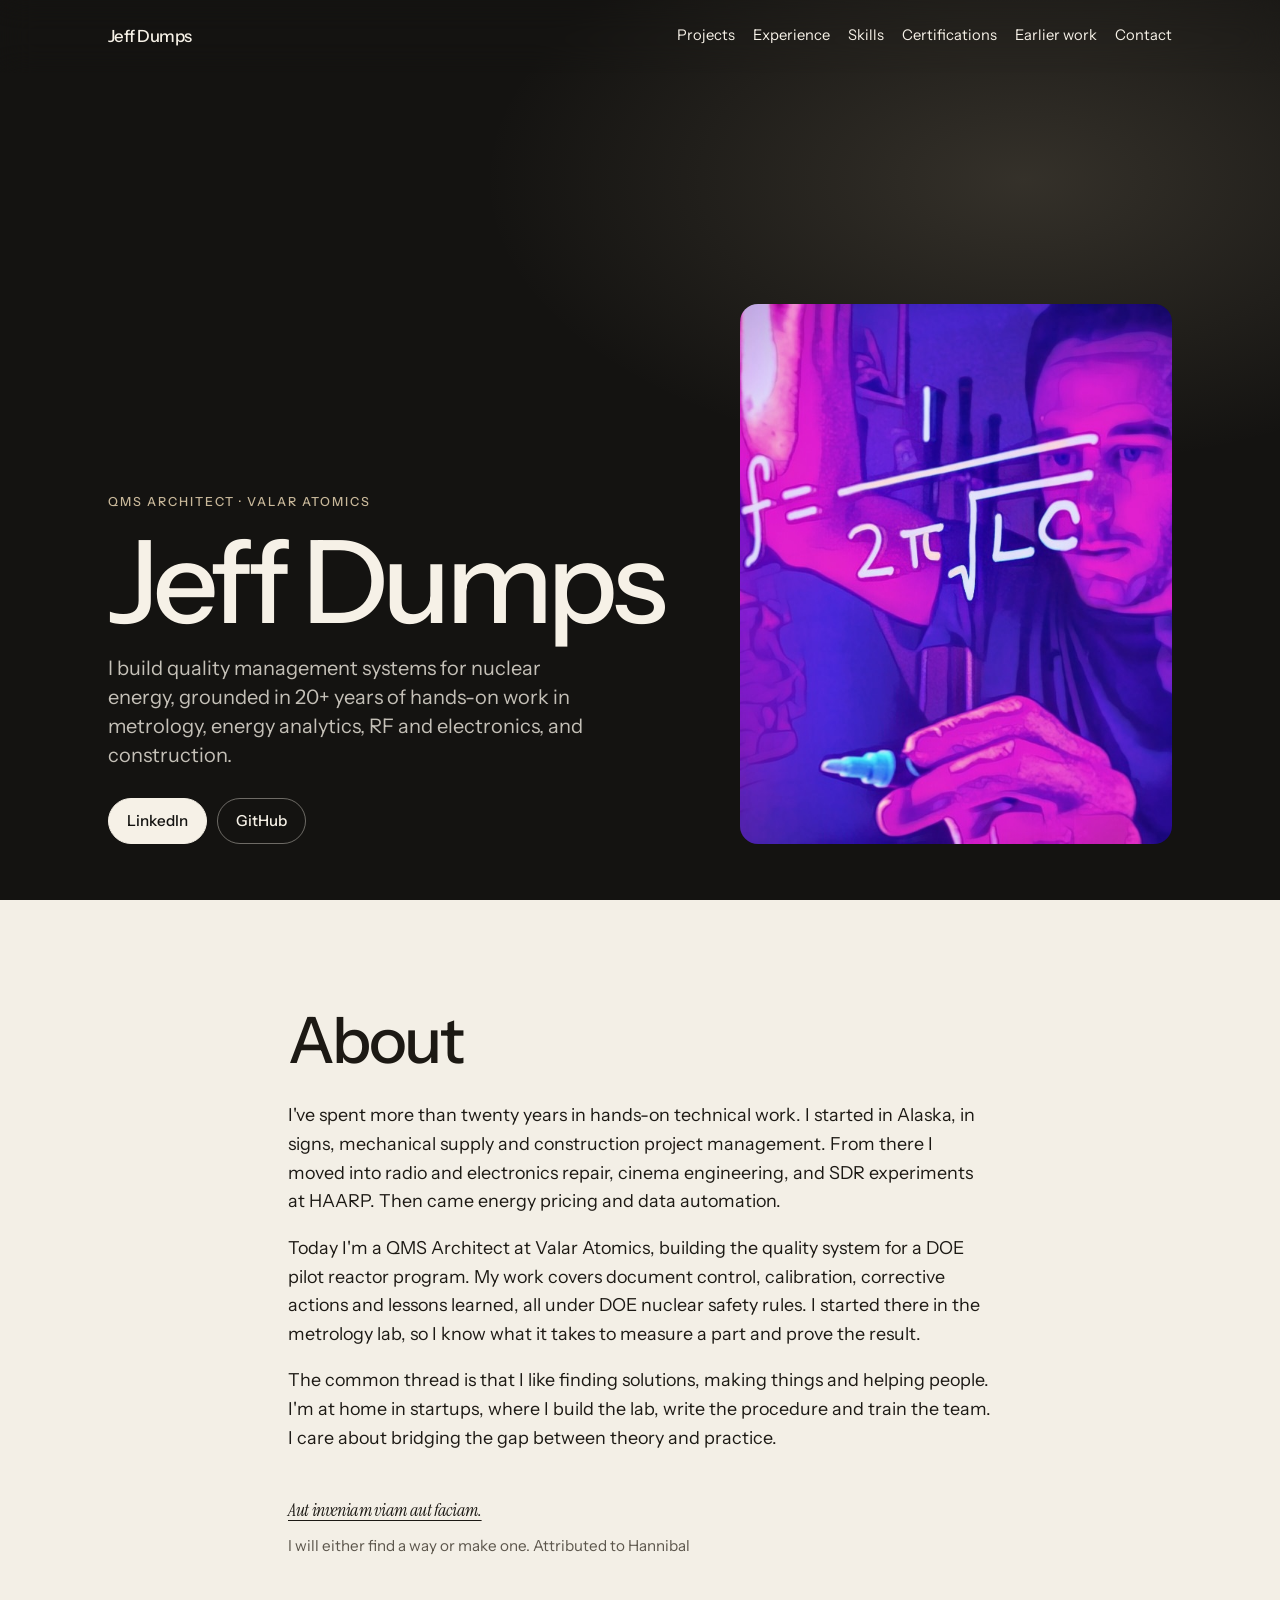
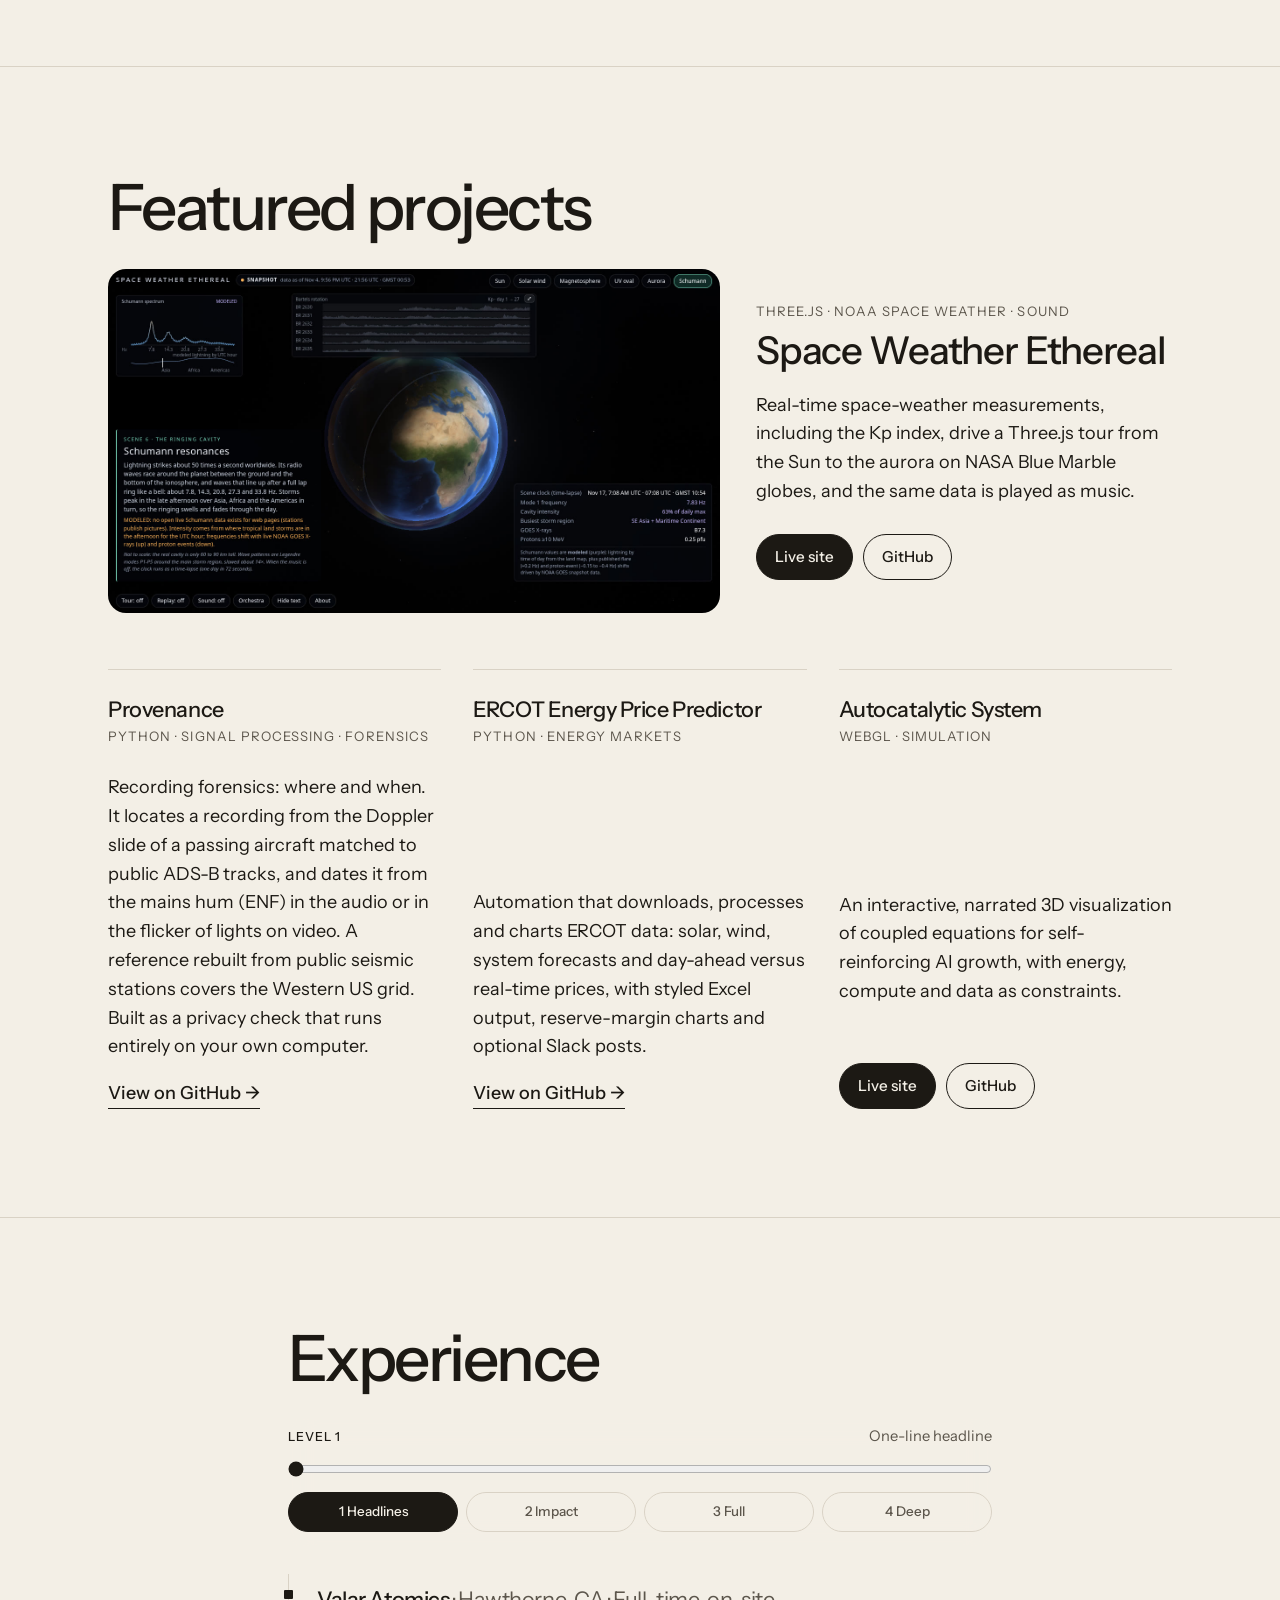
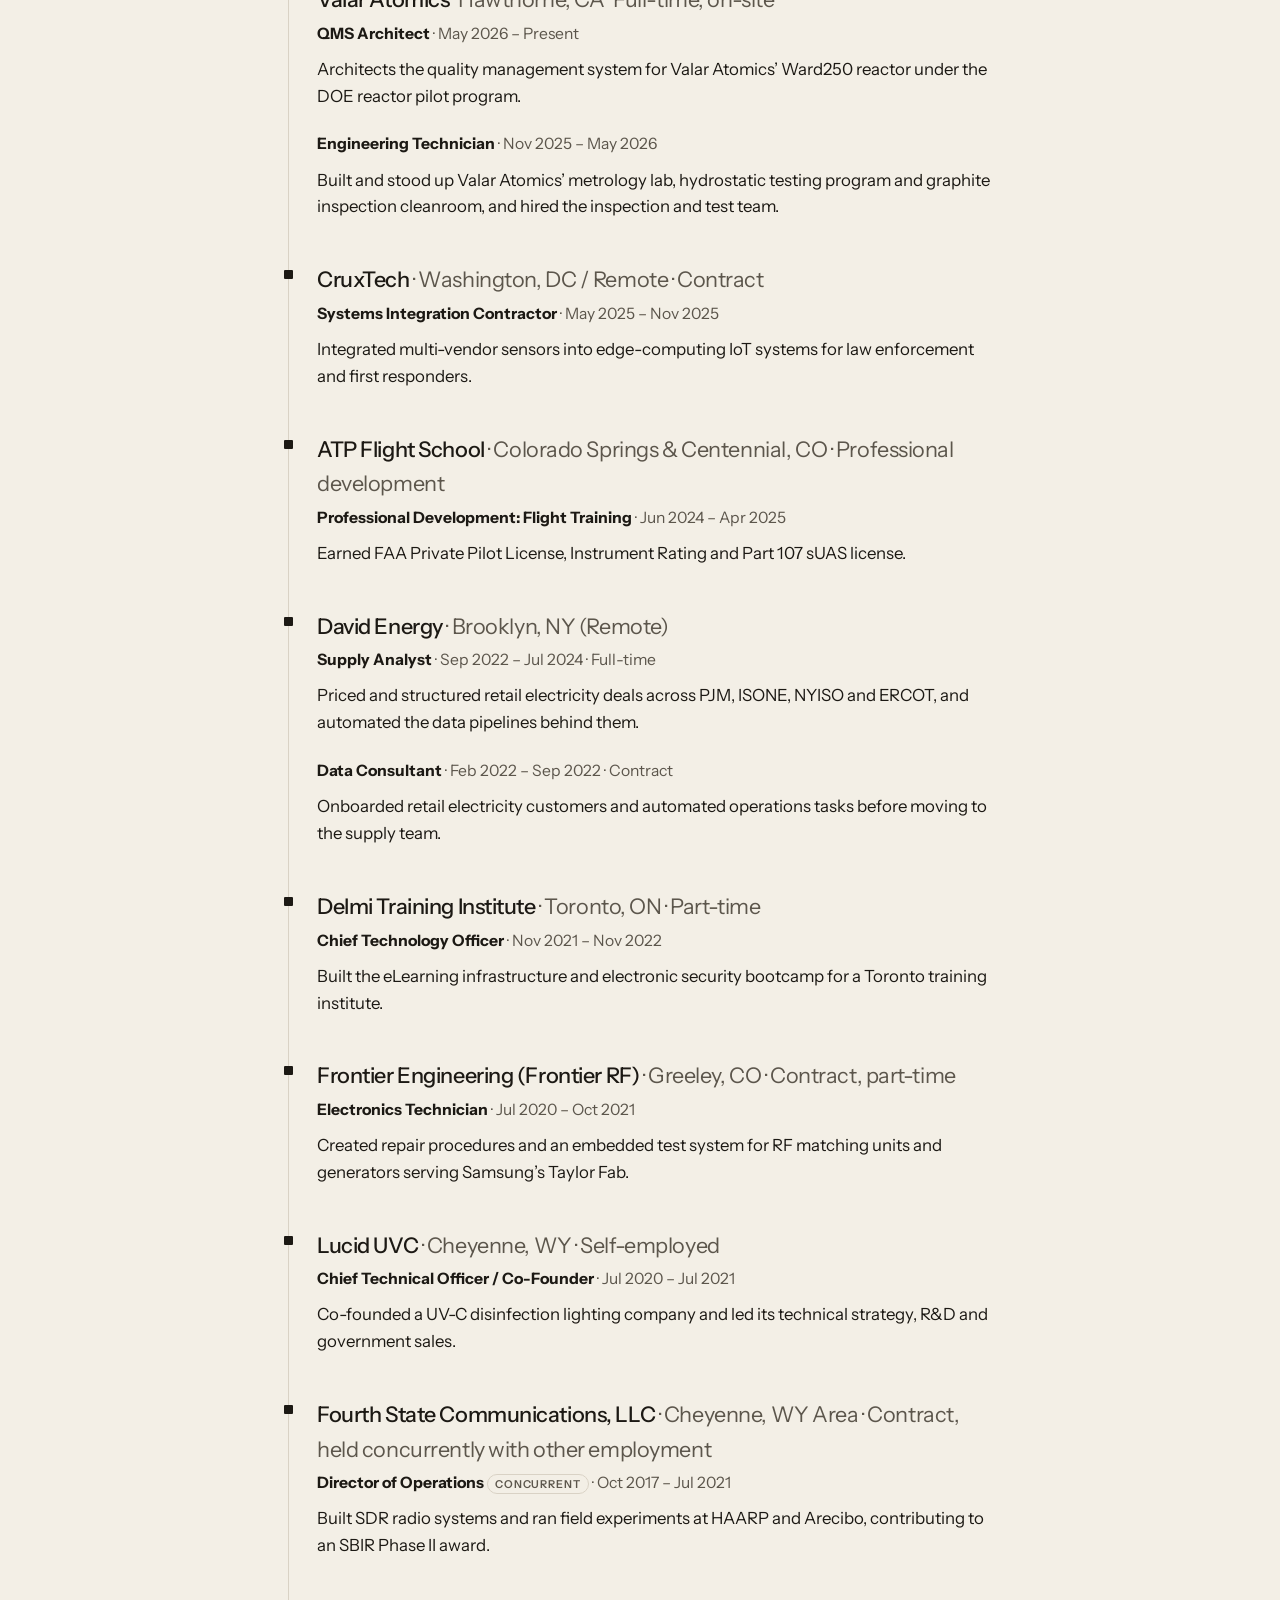
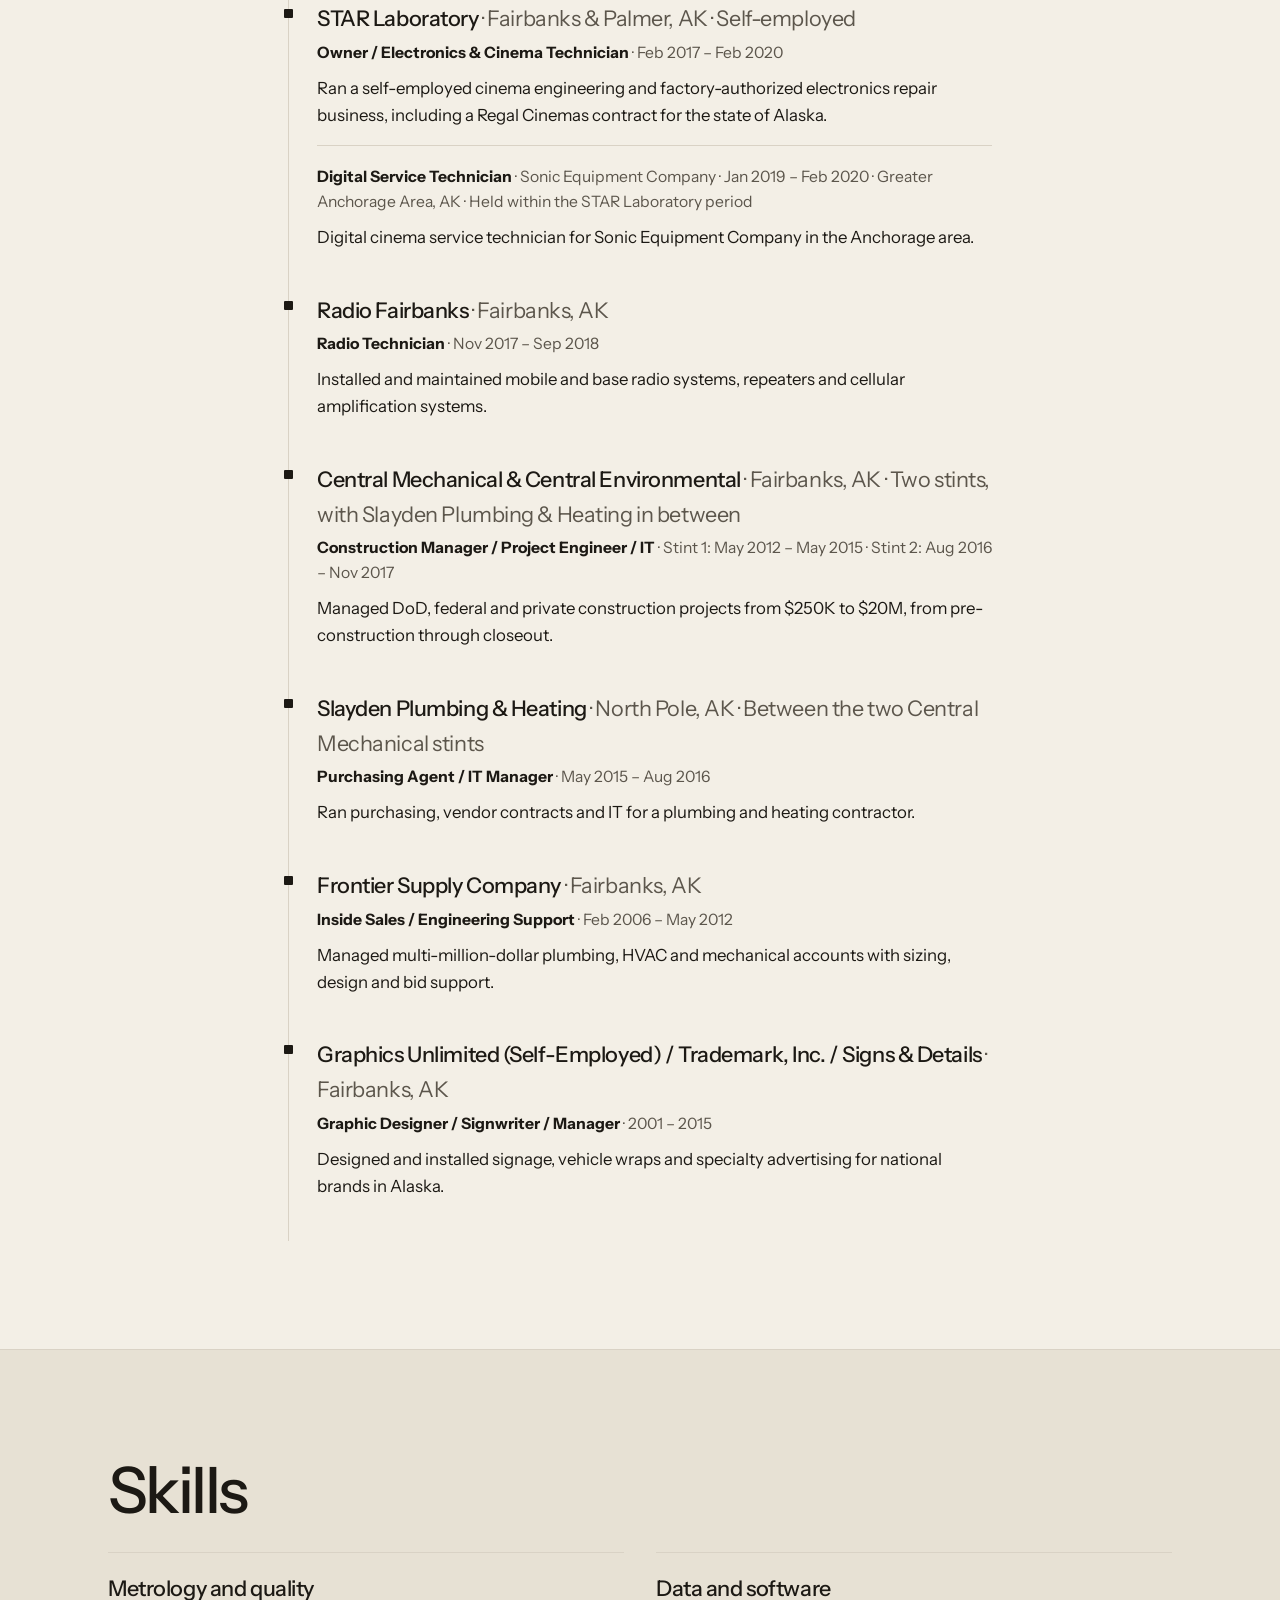
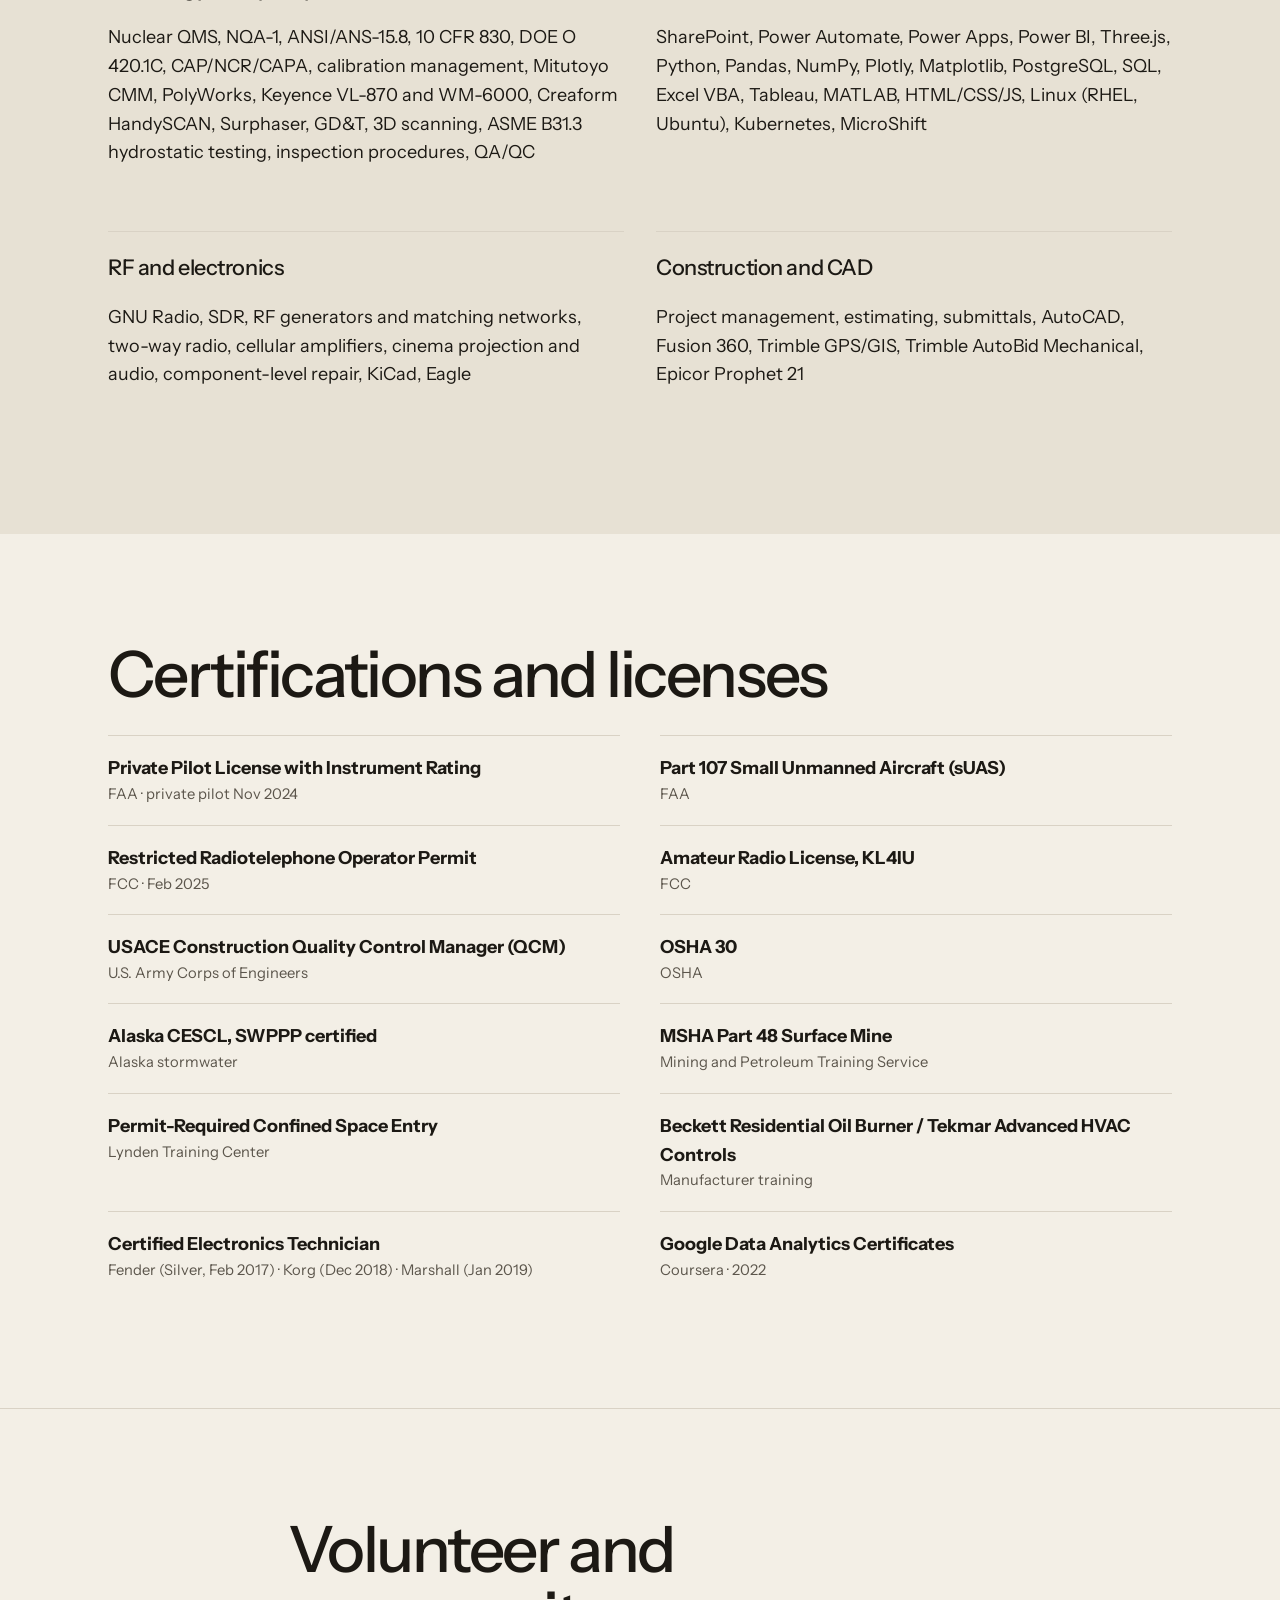
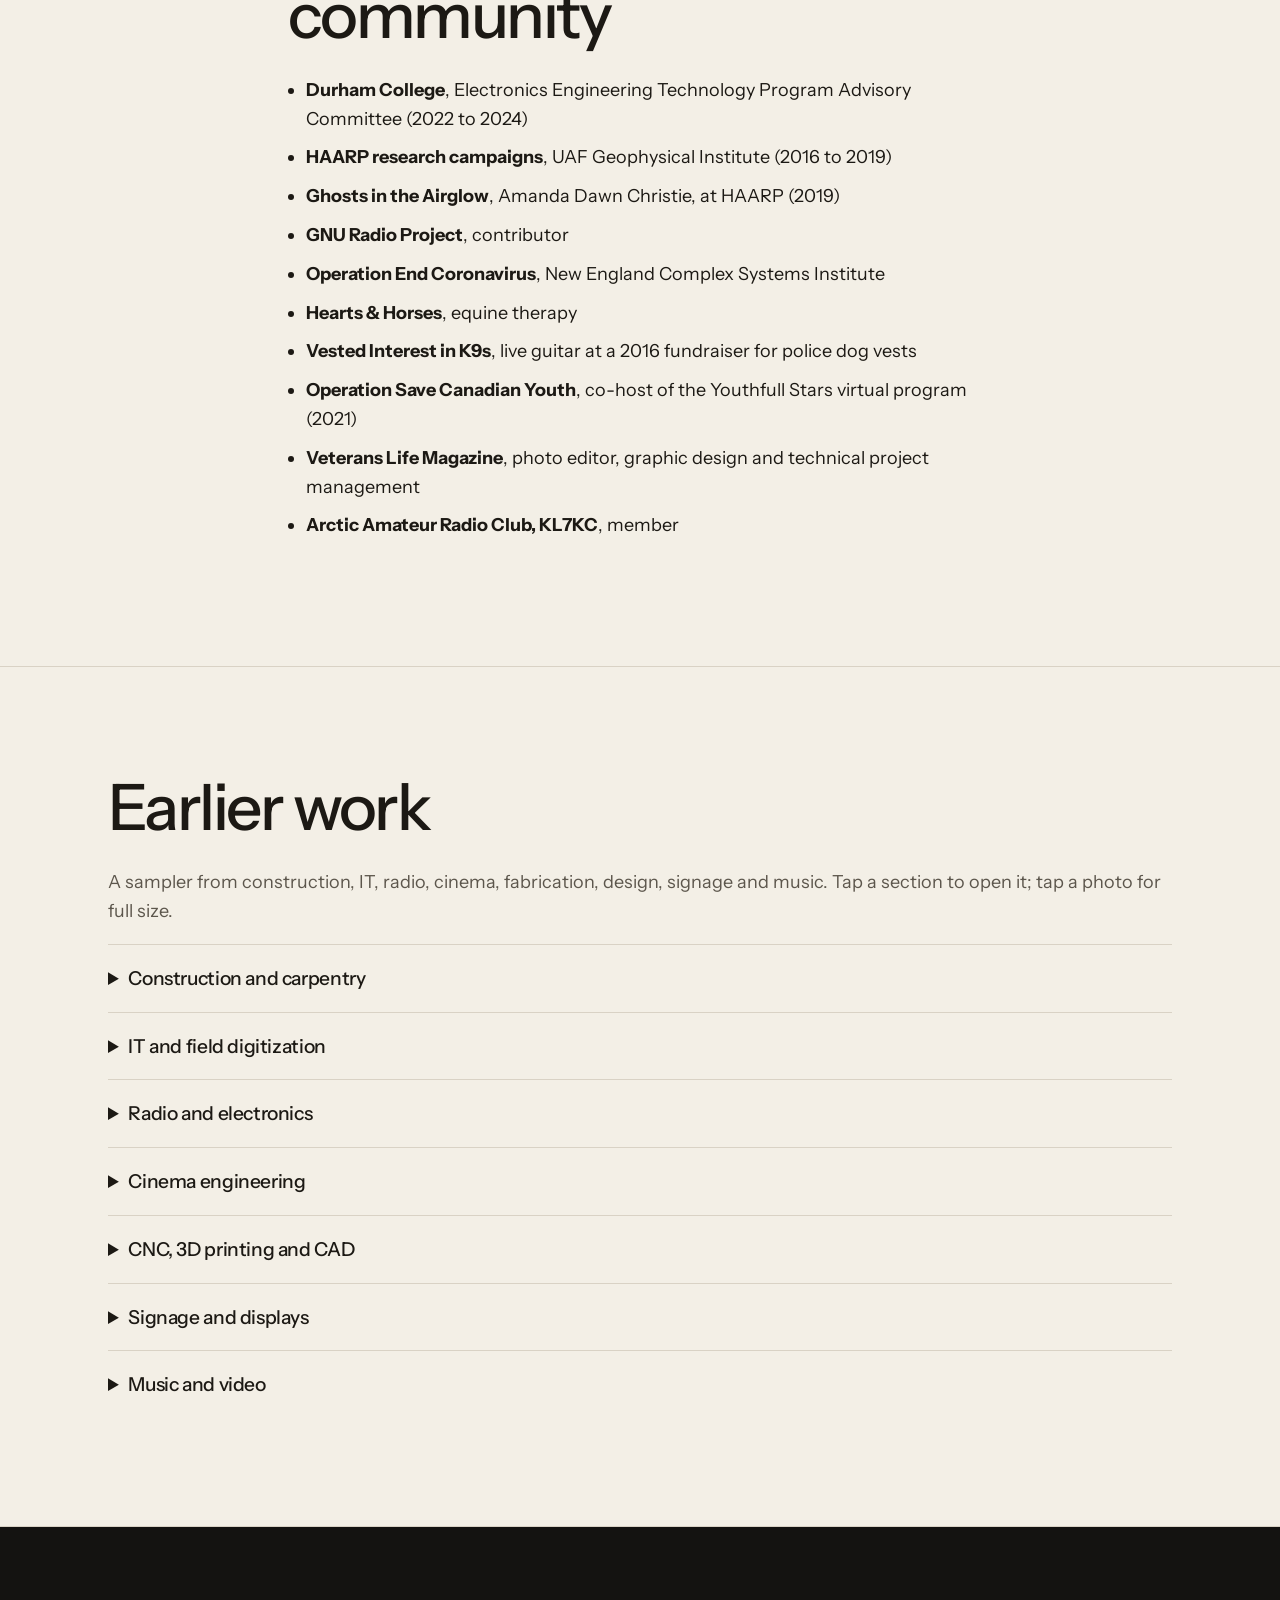
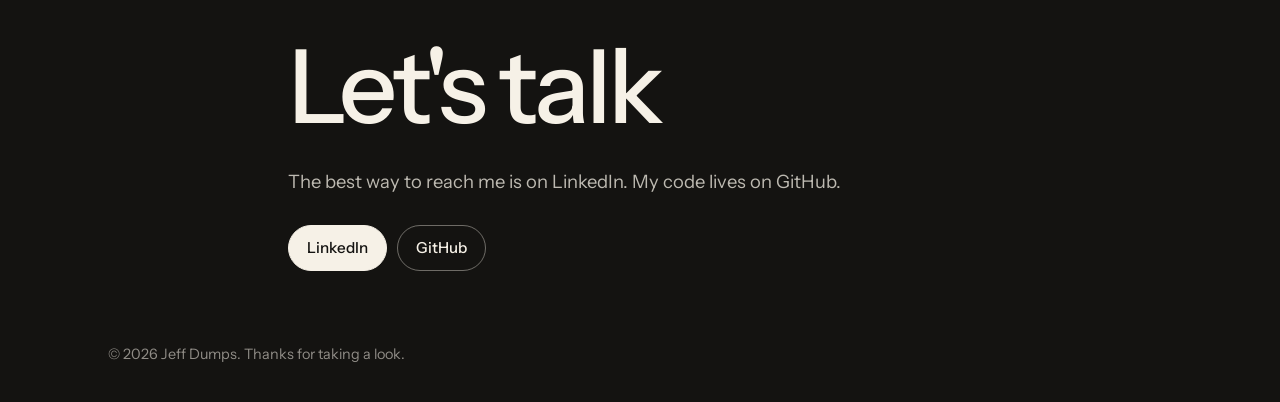
<file: index.html>
<!doctype html>
<html lang="en">
<head>
<meta charset="utf-8"><meta name="viewport" content="width=device-width,initial-scale=1">
<title>Jeff Dumps | Quality systems, energy data and engineering</title>
<meta name="description" content="Jeff Dumps: nuclear quality systems, energy data and hands-on engineering.">
<link rel="preconnect" href="https://fonts.googleapis.com">
<link rel="preconnect" href="https://fonts.gstatic.com" crossorigin>
<link href="https://fonts.googleapis.com/css2?family=Instrument+Sans:ital,wght@0,400;0,500;0,600;1,400&family=Instrument+Serif:ital@0;1&display=swap" rel="stylesheet">
<link rel="stylesheet" href="style.css">
<script>
(function () {
  var raw = new URLSearchParams(location.search).get("level");
  var n = raw == null || raw === "" ? 1 : parseInt(raw, 10);
  if (!(n >= 1 && n <= 4)) n = 1;
  document.documentElement.dataset.level = String(n);
  document.documentElement.classList.add("js");
  var hash = location.hash;
  if (!hash || hash === "#top" || hash === "#main") document.documentElement.classList.add("at-top");
})();
</script>
</head>
<body>
<a class="skip" href="#main">Skip to content</a>
<header class="nav"><div class="wrap"><a class="brand" href="#top">Jeff Dumps</a>
<nav aria-label="Sections"><a href="#projects">Projects</a><a href="#experience">Experience</a><a href="#skills">Skills</a><a href="#certs">Certifications</a><a href="#earlier">Earlier work</a><a href="#contact">Contact</a></nav></div></header>
<main id="main">
<section class="hero" id="top"><div class="wrap hero-grid">
<div class="hero-copy"><p class="eyebrow">QMS Architect &middot; Valar Atomics</p>
<h1>Jeff Dumps</h1>
<p class="lead">I build quality management systems for nuclear energy, grounded in 20+ years of hands-on work in metrology, energy analytics, RF and electronics, and construction.</p>
<p class="cta"><a class="btn" href="https://www.linkedin.com/in/jeffdumps/">LinkedIn</a><a class="btn ghost" href="https://github.com/jdak907">GitHub</a></p></div>
<figure class="portrait-frame"><img class="portrait" src="photos/neon_profile_1.jpg" alt="Portrait of Jeff Dumps" width="900" height="900"></figure>
</div></section>

<section id="about" class="rise"><div class="wrap narrow"><h2>About</h2>
<p>I've spent more than twenty years in hands-on technical work. I started in Alaska, in signs, mechanical supply and construction project management. From there I moved into radio and electronics repair, cinema engineering, and SDR experiments at HAARP. Then came energy pricing and data automation.</p><p>Today I'm a QMS Architect at Valar Atomics, building the quality system for a DOE pilot reactor program. My work covers document control, calibration, corrective actions and lessons learned, all under DOE nuclear safety rules. I started there in the metrology lab, so I know what it takes to measure a part and prove the result.</p>
<p>The common thread is that I like finding solutions, making things and helping people. I'm at home in startups, where I build the lab, write the procedure and train the team. I care about bridging the gap between theory and practice.</p>
<blockquote><p><a href="https://en.wikipedia.org/wiki/Inveniam_viam"><em>Aut inveniam viam aut faciam.</em></a></p><footer>I will either find a way or make one. Attributed to Hannibal</footer></blockquote></div></section>

<section id="projects" class="rise"><div class="wrap">
<h2>Featured projects</h2>
<article class="feature-project">
<div class="feature-shot"><img src="photos/space-weather-ethereal.jpg" alt="Space Weather Ethereal, with a NASA Blue Marble Earth and a resonance ring" width="1400" height="788"></div>
<div>
<p class="tag">Three.js &middot; NOAA space weather &middot; sound</p>
<h3>Space Weather Ethereal</h3>
<p>Real-time space-weather measurements, including the Kp index, drive a Three.js tour from the Sun to the aurora on NASA Blue Marble globes, and the same data is played as music.</p>
<p class="cta"><a class="btn" href="https://jdak907.github.io/space-weather-ethereal/">Live site</a><a class="btn ghost" href="https://github.com/jdak907/space-weather-ethereal">GitHub</a></p>
</div>
</article>
<div class="cards">
<article class="card"><h3>Provenance</h3><p class="tag">Python &middot; signal processing &middot; forensics</p>
<p>Recording forensics: where and when. It locates a recording from the Doppler slide of a passing aircraft matched to public ADS-B tracks, and dates it from the mains hum (ENF) in the audio or in the flicker of lights on video. A reference rebuilt from public seismic stations covers the Western US grid. Built as a privacy check that runs entirely on your own computer.</p>
<a href="https://github.com/jdak907/provenance">View on GitHub &rarr;</a></article>
<article class="card"><h3>ERCOT Energy Price Predictor</h3><p class="tag">Python &middot; energy markets</p>
<p>Automation that downloads, processes and charts ERCOT data: solar, wind, system forecasts and day-ahead versus real-time prices, with styled Excel output, reserve-margin charts and optional Slack posts.</p>
<a href="https://github.com/jdak907/ercot_energy_price_predictor">View on GitHub &rarr;</a></article>
<article class="card"><h3>Autocatalytic System</h3><p class="tag">WebGL &middot; simulation</p>
<p>An interactive, narrated 3D visualization of coupled equations for self-reinforcing AI growth, with energy, compute and data as constraints.</p>
<p class="cta"><a class="btn" href="https://jdak907.github.io/autocatalytic-system/">Live site</a><a class="btn ghost" href="https://github.com/jdak907/autocatalytic-system">GitHub</a></p></article>
</div></div></section>

<section id="experience" class="rise"><div class="wrap narrow">
<h2>Experience</h2>
<div class="detail" id="detail">
  <div class="detail-top">
    <p class="detail-kicker" id="level-kicker">Level 1</p>
    <p class="detail-name" id="level-name">One-line headline</p>
  </div>
  <label class="sr-only" for="level">Detail level, 1 through 4. Higher levels include everything from the levels below.</label>
  <input id="level" type="range" min="1" max="4" step="1" value="1" aria-valuemin="1" aria-valuemax="4" aria-valuenow="1" aria-valuetext="Level 1. One-line headline">
  <div class="level-ticks" role="radiogroup" aria-label="Jump to a detail level">
    <button type="button" role="radio" data-set-level="1" aria-checked="true" tabindex="0">1 Headlines</button>
    <button type="button" role="radio" data-set-level="2" aria-checked="false" tabindex="-1">2 Impact</button>
    <button type="button" role="radio" data-set-level="3" aria-checked="false" tabindex="-1">3 Full</button>
    <button type="button" role="radio" data-set-level="4" aria-checked="false" tabindex="-1">4 Deep</button>
  </div>
</div>
<script>
(function () {
  var n = document.documentElement.dataset.level || "1";
  var input = document.getElementById("level");
  input.value = n;
  input.setAttribute("aria-valuenow", n);
  document.getElementById("level-kicker").textContent = "Level " + n;
  document.querySelectorAll("[data-set-level]").forEach(function (button) {
    var on = button.getAttribute("data-set-level") === n;
    button.setAttribute("aria-checked", on ? "true" : "false");
    button.tabIndex = on ? 0 : -1;
  });
  function syncNavHeight() {
    var bar = document.querySelector(".nav");
    if (bar) document.documentElement.style.setProperty("--nav-h", bar.offsetHeight + "px");
  }
  syncNavHeight();
  window.addEventListener("resize", syncNavHeight);
})();
</script>
<ol class="timeline" id="experience-list"><li class="loading">Loading experience…</li></ol>
<noscript><p>Turn on JavaScript to read this section from the public CV.</p></noscript>
</div></section>

<section id="skills" class="rise"><div class="wrap"><h2>Skills</h2><div class="cards"><article class="card"><h3>Metrology and quality</h3><p>Nuclear QMS, NQA-1, ANSI/ANS-15.8, 10 CFR 830, DOE O 420.1C, CAP/NCR/CAPA, calibration management, Mitutoyo CMM, PolyWorks, Keyence VL-870 and WM-6000, Creaform HandySCAN, Surphaser, GD&amp;T, 3D scanning, ASME B31.3 hydrostatic testing, inspection procedures, QA/QC</p></article><article class="card"><h3>Data and software</h3><p>SharePoint, Power Automate, Power Apps, Power BI, Three.js, Python, Pandas, NumPy, Plotly, Matplotlib, PostgreSQL, SQL, Excel VBA, Tableau, MATLAB, HTML/CSS/JS, Linux (RHEL, Ubuntu), Kubernetes, MicroShift</p></article><article class="card"><h3>RF and electronics</h3><p>GNU Radio, SDR, RF generators and matching networks, two-way radio, cellular amplifiers, cinema projection and audio, component-level repair, KiCad, Eagle</p></article><article class="card"><h3>Construction and CAD</h3><p>Project management, estimating, submittals, AutoCAD, Fusion 360, Trimble GPS/GIS, Trimble AutoBid Mechanical, Epicor Prophet 21</p></article></div></div></section>
<section id="certs" class="rise"><div class="wrap"><h2>Certifications and licenses</h2><ul class="grid-list"><li><strong>Private Pilot License with Instrument Rating</strong><span>FAA &middot; private pilot Nov 2024</span></li><li><strong>Part 107 Small Unmanned Aircraft (sUAS)</strong><span>FAA</span></li><li><strong>Restricted Radiotelephone Operator Permit</strong><span>FCC &middot; Feb 2025</span></li><li><strong>Amateur Radio License, KL4IU</strong><span>FCC</span></li><li><strong>USACE Construction Quality Control Manager (QCM)</strong><span>U.S. Army Corps of Engineers</span></li><li><strong>OSHA 30</strong><span>OSHA</span></li><li><strong>Alaska CESCL, SWPPP certified</strong><span>Alaska stormwater</span></li><li><strong>MSHA Part 48 Surface Mine</strong><span>Mining and Petroleum Training Service</span></li><li><strong>Permit-Required Confined Space Entry</strong><span>Lynden Training Center</span></li><li><strong>Beckett Residential Oil Burner / Tekmar Advanced HVAC Controls</strong><span>Manufacturer training</span></li><li><strong>Certified Electronics Technician</strong><span>Fender (Silver, Feb 2017) &middot; Korg (Dec 2018) &middot; Marshall (Jan 2019)</span></li><li><strong>Google Data Analytics Certificates</strong><span>Coursera &middot; 2022</span></li></ul></div></section>

<section id="community" class="rise"><div class="wrap narrow"><h2>Volunteer and community</h2><ul class="plain"><li><strong>Durham College</strong>, Electronics Engineering Technology Program Advisory Committee (2022 to 2024)</li><li><strong>HAARP research campaigns</strong>, UAF Geophysical Institute (2016 to 2019)</li><li><strong>Ghosts in the Airglow</strong>, Amanda Dawn Christie, at HAARP (2019)</li><li><strong>GNU Radio Project</strong>, contributor</li><li><strong>Operation End Coronavirus</strong>, New England Complex Systems Institute</li><li><strong>Hearts &amp; Horses</strong>, equine therapy</li><li><strong>Vested Interest in K9s</strong>, live guitar at a 2016 fundraiser for police dog vests</li><li><strong>Operation Save Canadian Youth</strong>, co-host of the Youthfull Stars virtual program (2021)</li><li><strong>Veterans Life Magazine</strong>, photo editor, graphic design and technical project management</li><li><strong>Arctic Amateur Radio Club, KL7KC</strong>, member</li></ul></div></section>

<section id="earlier" class="rise"><div class="wrap">
<h2>Earlier work</h2>
<p class="sub">A sampler from construction, IT, radio, cinema, fabrication, design, signage and music. Tap a section to open it; tap a photo for full size.</p>
<details class="era"><summary>Construction and carpentry</summary>
<div class="item"><h4>Extravagant entryway</h4><p>Top-to-bottom remodel: Ralph Lauren "Antique Leather" paint, tin ceiling and crown molding, window trim, maple wainscoting and a checkered PVC tile floor.</p>
<div class="gallery">
<a href="photos/entry.jpg"><img src="photos/thumbs/entry.jpg" alt="Entryway" loading="lazy" width="160" height="120"></a>
<a href="photos/ceiling.jpg"><img src="photos/thumbs/ceiling.jpg" alt="Tin ceiling" loading="lazy" width="160" height="120"></a>
<a href="photos/window.jpg"><img src="photos/thumbs/window.jpg" alt="Window trim" loading="lazy" width="160" height="120"></a>
<a href="photos/wainscoting_1.jpg"><img src="photos/thumbs/wainscoting_1.jpg" alt="Wainscoting" loading="lazy" width="160" height="120"></a>
<a href="photos/wainscoting_2.jpg"><img src="photos/thumbs/wainscoting_2.jpg" alt="Wainscoting" loading="lazy" width="160" height="120"></a>
<a href="photos/floor.jpg"><img src="photos/thumbs/floor.jpg" alt="Floor" loading="lazy" width="160" height="120"></a>
</div>
</div>
<div class="item"><h4>Deck renovation</h4><p>Designed the concept for the customer, tore out the rotted deck and built a new one.</p>
<div class="gallery">
<a href="photos/deck_plan.jpg"><img src="photos/thumbs/deck_plan.jpg" alt="Plan" loading="lazy" width="160" height="120"></a>
<a href="photos/deck_before.jpg"><img src="photos/thumbs/deck_before.jpg" alt="Before" loading="lazy" width="160" height="120"></a>
<a href="photos/deck_after.jpg"><img src="photos/thumbs/deck_after.jpg" alt="After" loading="lazy" width="160" height="120"></a>
</div>
</div>
<div class="item"><h4>Cabin kitchen, gutters and repairs</h4><p>New cabinets, counters and appliances; new rain gutters; water-damage drywall and flooring repair.</p>
<div class="gallery">
<a href="photos/kitchen.jpg"><img src="photos/thumbs/kitchen.jpg" alt="Kitchen" loading="lazy" width="160" height="120"></a>
<a href="photos/rain_gutter.jpg"><img src="photos/thumbs/rain_gutter.jpg" alt="Gutters" loading="lazy" width="160" height="120"></a>
<a href="photos/water_damage.jpg"><img src="photos/thumbs/water_damage.jpg" alt="Water damage" loading="lazy" width="160" height="120"></a>
<a href="photos/water_damage_restored.jpg"><img src="photos/thumbs/water_damage_restored.jpg" alt="Restored" loading="lazy" width="160" height="120"></a>
</div>
</div>
<div class="item"><h4>Custom furniture</h4><p>Farmhouse-style desks, a family table with benches, and a gardening bench.</p>
<div class="gallery">
<a href="photos/desks.jpg"><img src="photos/thumbs/desks.jpg" alt="Desks" loading="lazy" width="160" height="120"></a>
<a href="photos/table.jpg"><img src="photos/thumbs/table.jpg" alt="Table" loading="lazy" width="160" height="120"></a>
<a href="photos/bench.jpg"><img src="photos/thumbs/bench.jpg" alt="Bench" loading="lazy" width="160" height="120"></a>
</div>
</div>
</details>
<details class="era"><summary>IT and field digitization</summary>
<div class="item"><h4>Web design and Excel tools</h4><p>Website, graphics and photography for Central Mechanical, plus a glycol concentration calculator in Excel (C_t = sum of C_i V_i divided by sum of V_i).</p>
<div class="gallery">
<a href="photos/glycol_calc.jpg"><img src="photos/thumbs/glycol_calc.jpg" alt="Glycol calculator" loading="lazy" width="160" height="120"></a>
</div>
</div>
<div class="item"><h4>GoFormz rollout</h4><p>Converted a mechanical contractor's paper forms to digital and deployed six field tablets. Reports came in on time and illegible handwriting went away. <a href="https://go.goformz.com/rs/364-JBB-156/images/case-study-central-mechanical.pdf" target="_blank" rel="noopener">Read the GoFormz case study (PDF)</a>.</p>
<div class="gallery">
<a href="photos/goformz.jpg"><img src="photos/thumbs/goformz.jpg" alt="Field tablets" loading="lazy" width="160" height="120"></a>
</div>
</div>
<div class="item"><h4>Servers, racks and cabling</h4><p>Rack rework, cable management, server room cleanup, server upkeep and Office 365 / Exchange administration.</p>
<div class="gallery">
<a href="photos/server_rack.jpg"><img src="photos/thumbs/server_rack.jpg" alt="Server rack" loading="lazy" width="160" height="120"></a>
<a href="photos/cable_management.jpg"><img src="photos/thumbs/cable_management.jpg" alt="Rack amplifiers" loading="lazy" width="160" height="120"></a>
<a href="photos/server_room.jpg"><img src="photos/thumbs/server_room.jpg" alt="Server room" loading="lazy" width="160" height="120"></a>
<a href="photos/pc_workstation.jpg"><img src="photos/thumbs/pc_workstation.jpg" alt="Workstation" loading="lazy" width="160" height="120"></a>
</div>
</div>
</details>
<details class="era"><summary>Radio and electronics</summary>
<div class="item"><h4>Ghosts in the Airglow (Amanda Dawn Christie)</h4><p>Technical consulting, SDR reception, AM/SSB/SSTV decoding and the live stream for this ionospheric transmission art project using HAARP.</p>
</div>
<div class="item"><h4>Amateur radio science experiment at HAARP</h4><p>Designed an experiment on ionospheric cross-modulation (the Luxembourg effect) and ran the first crowdfunded experiment at HAARP.</p>
</div>
<div class="item"><h4>eXogon circularly polarized HF antenna</h4><p>With Eric Nichols, KL7AJ: design, prototype and a PCB kit, featured in his book <em>Receiving Antennas for the Radio Amateur</em>.</p>
<div class="gallery">
<a href="photos/exogon_cad.jpg"><img src="photos/thumbs/exogon_cad.jpg" alt="CAD" loading="lazy" width="160" height="120"></a>
<a href="photos/exogon_prototype.jpg"><img src="photos/thumbs/exogon_prototype.jpg" alt="Prototype" loading="lazy" width="160" height="120"></a>
<a href="photos/exogon_pcb.jpg"><img src="photos/thumbs/exogon_pcb.jpg" alt="PCB" loading="lazy" width="160" height="120"></a>
</div>
</div>
<div class="item"><h4>Radio, cellular and instrument repair</h4><p>Handheld and mobile radio repair and calibration, vehicle installs, Wilson cellular amplifier systems, and certified service on Fender, Marshall, Vox, Hammond and Crown gear.</p>
<div class="gallery">
<a href="photos/ht_repair_2.jpg"><img src="photos/thumbs/ht_repair_2.jpg" alt="Handheld repair" loading="lazy" width="160" height="120"></a>
<a href="photos/mobile_repair.jpg"><img src="photos/thumbs/mobile_repair.jpg" alt="Mobile repair" loading="lazy" width="160" height="120"></a>
<a href="photos/ifr_test.jpg"><img src="photos/thumbs/ifr_test.jpg" alt="Calibration" loading="lazy" width="160" height="120"></a>
<a href="photos/cb_vhf_install.jpg"><img src="photos/thumbs/cb_vhf_install.jpg" alt="VHF install" loading="lazy" width="160" height="120"></a>
<a href="photos/cell_survey.jpg"><img src="photos/thumbs/cell_survey.jpg" alt="RF survey" loading="lazy" width="160" height="120"></a>
<a href="photos/cell_amp.jpg"><img src="photos/thumbs/cell_amp.jpg" alt="Cell amplifier" loading="lazy" width="160" height="120"></a>
<a href="photos/fender.jpg"><img src="photos/thumbs/fender.jpg" alt="Fender" loading="lazy" width="160" height="120"></a>
<a href="photos/vox.jpg"><img src="photos/thumbs/vox.jpg" alt="Vox" loading="lazy" width="160" height="120"></a>
<a href="photos/hammond.jpg"><img src="photos/thumbs/hammond.jpg" alt="Hammond" loading="lazy" width="160" height="120"></a>
<a href="photos/recone.jpg"><img src="photos/thumbs/recone.jpg" alt="Speaker recone" loading="lazy" width="160" height="120"></a>
</div>
</div>
</details>
<details class="era"><summary>Cinema engineering</summary>
<div class="item"><h4>Projection and sound</h4><p>Service on Sony, Barco and Christie projectors; color space calibration, 3D alignment, 4-mic RTA room tuning on USL, QSC and Dolby processors; server and automation upkeep.</p>
<div class="gallery">
<a href="photos/cinema_sony.jpg"><img src="photos/thumbs/cinema_sony.jpg" alt="Sony" loading="lazy" width="160" height="120"></a>
<a href="photos/projection.jpg"><img src="photos/thumbs/projection.jpg" alt="Barco" loading="lazy" width="160" height="120"></a>
<a href="photos/cinema_imax.jpg"><img src="photos/thumbs/cinema_imax.jpg" alt="Christie" loading="lazy" width="160" height="120"></a>
<a href="photos/cinema_colorspace.jpg"><img src="photos/thumbs/cinema_colorspace.jpg" alt="Color calibration" loading="lazy" width="160" height="120"></a>
<a href="photos/cinema_3d.jpg"><img src="photos/thumbs/cinema_3d.jpg" alt="3D alignment" loading="lazy" width="160" height="120"></a>
<a href="photos/cinema_rta.jpg"><img src="photos/thumbs/cinema_rta.jpg" alt="RTA" loading="lazy" width="160" height="120"></a>
</div>
</div>
</details>
<details class="era"><summary>CNC, 3D printing and CAD</summary>
<div class="item"><h4>CNC router and fabrication</h4><p>Built a CNC router with a 2.2 kW water-cooled spindle. Machined a copper PCB trace, guitar-neck coat racks, bottle openers and a Palmer depot sign replica; 3D-printed a vintage oscilloscope hinge.</p>
<div class="gallery">
<a href="photos/cnc.jpg"><img src="photos/thumbs/cnc.jpg" alt="CNC router" loading="lazy" width="160" height="120"></a>
<a href="photos/trace_model.jpg"><img src="photos/thumbs/trace_model.jpg" alt="Trace model" loading="lazy" width="160" height="120"></a>
<a href="photos/trace_actual.jpg"><img src="photos/thumbs/trace_actual.jpg" alt="Trace" loading="lazy" width="160" height="120"></a>
<a href="photos/guitar_coatracks.jpg"><img src="photos/thumbs/guitar_coatracks.jpg" alt="Coat racks" loading="lazy" width="160" height="120"></a>
<a href="photos/openers.jpg"><img src="photos/thumbs/openers.jpg" alt="Openers" loading="lazy" width="160" height="120"></a>
<a href="photos/sign.jpg"><img src="photos/thumbs/sign.jpg" alt="Original sign" loading="lazy" width="160" height="120"></a>
<a href="photos/sign_replica.jpg"><img src="photos/thumbs/sign_replica.jpg" alt="Replica" loading="lazy" width="160" height="120"></a>
<a href="photos/leader_fixed.jpg"><img src="photos/thumbs/leader_fixed.jpg" alt="Oscilloscope repair" loading="lazy" width="160" height="120"></a>
</div>
</div>
<div class="item"><h4>Mechanical and site drawings</h4><p>Utiliduct pipe support racks to tight tolerances (the drawings were approved and built as drawn), pump piping details, and a Digisonde site plan for Poker Flat Research Range using dimensions from the manual plus geographic and magnetic north.</p>
<div class="gallery">
<a href="photos/pipe_support.jpg"><img src="photos/thumbs/pipe_support.jpg" alt="Pipe support" loading="lazy" width="160" height="120"></a>
<a href="photos/pump_piping.jpg"><img src="photos/thumbs/pump_piping.jpg" alt="Pump piping" loading="lazy" width="160" height="120"></a>
<a href="photos/ionosonde.jpg"><img src="photos/thumbs/ionosonde.jpg" alt="Digisonde site plan" loading="lazy" width="160" height="120"></a>
<a href="photos/diagram.jpg"><img src="photos/thumbs/diagram.jpg" alt="RF block diagram" loading="lazy" width="160" height="120"></a>
</div>
</div>
<div class="item"><h4>Graphic design</h4><p>A tri-fold brochure for Central Mechanical and a newspaper ad.</p>
<div class="gallery">
<a href="photos/pizza_ad.jpg"><img src="photos/thumbs/pizza_ad.jpg" alt="Newspaper ad" loading="lazy" width="160" height="120"></a>
</div>
</div>
</details>
<details class="era"><summary>Signage and displays</summary>
<div class="item"><h4>Retail and vehicle graphics</h4><p>Signage and fixtures at the ACS store in Fairbanks, Vivint and APX Alarm vehicle graphics, and an Old Navy floor logo with epoxy and non-slip finish.</p>
<div class="gallery">
<a href="photos/acs_1.jpg"><img src="photos/thumbs/acs_1.jpg" alt="ACS signage" loading="lazy" width="160" height="120"></a>
<a href="photos/acs_2.jpg"><img src="photos/thumbs/acs_2.jpg" alt="ACS fixtures" loading="lazy" width="160" height="120"></a>
<a href="photos/vivint_1.jpg"><img src="photos/thumbs/vivint_1.jpg" alt="Vivint logo" loading="lazy" width="160" height="120"></a>
<a href="photos/vivint_2.jpg"><img src="photos/thumbs/vivint_2.jpg" alt="Lettering" loading="lazy" width="160" height="120"></a>
<a href="photos/apx_alarm_1.jpg"><img src="photos/thumbs/apx_alarm_1.jpg" alt="APX Alarm" loading="lazy" width="160" height="120"></a>
<a href="photos/old_navy_1.jpg"><img src="photos/thumbs/old_navy_1.jpg" alt="Old Navy logo" loading="lazy" width="160" height="120"></a>
<a href="photos/old_navy_2.jpg"><img src="photos/thumbs/old_navy_2.jpg" alt="Old Navy marking" loading="lazy" width="160" height="120"></a>
</div>
</div>
</details>
<details class="era"><summary>Music and video</summary><div class="media">
<p><strong>Music.</strong> Statik, <em>Empire of the Sun</em> (wrote and produced); guitar with The Color Room; lead guitar on Wax &amp; Rosewood's "May [I Would]"; and the Star Spangled Banner sent over shortwave by HAARP on 3.25 MHz in 2017.</p>
<ul class="links"><li><a href="https://open.spotify.com/album/6wdm291SgsZQ80Lf193DTO">Statik on Spotify</a></li><li><a href="https://open.spotify.com/artist/6MxMTkcqY6bcYnHKdSjhnt">The Color Room</a></li><li><a href="https://open.spotify.com/track/0Fx7GQDUP6bP6qrJhTNRZh">May [I Would]</a></li><li><a href="https://soundcloud.com/jeff-dumps/star-spangled-banner">Star Spangled Banner (SoundCloud)</a></li></ul>
<p><strong>Video.</strong> An Alaska scenery slideshow with my own guitar (DaVinci Resolve), a -20&nbsp;&deg;F demolition time-lapse, and a GNU Radio FM receiver recording I/Q to DigitalRF.</p>
<ul class="links"><li><a href="https://www.youtube.com/watch?v=zSrlpla4SX0">Alaska scenery</a></li><li><a href="https://www.youtube.com/watch?v=_v9I2o9O9FE">Demolition time-lapse</a></li><li><a href="https://www.youtube.com/watch?v=HeevNOxFUjI">GNU Radio + DigitalRF</a></li></ul></div></details>
</div></section>

<section id="contact" class="rise"><div class="wrap narrow">
<h2>Let's talk</h2>
<p>The best way to reach me is on LinkedIn. My code lives on GitHub.</p>
<p class="cta"><a class="btn" href="https://www.linkedin.com/in/jeffdumps/">LinkedIn</a><a class="btn ghost" href="https://github.com/jdak907">GitHub</a></p>
</div></section>
</main>
<footer class="foot"><div class="wrap">&copy; <span id="y">2026</span> Jeff Dumps. Thanks for taking a look.</div></footer>
<script>document.getElementById('y').textContent=new Date().getFullYear()</script>
<script type="module" src="experience.js"></script>
<script src="site.js"></script>
</body></html>
</file>
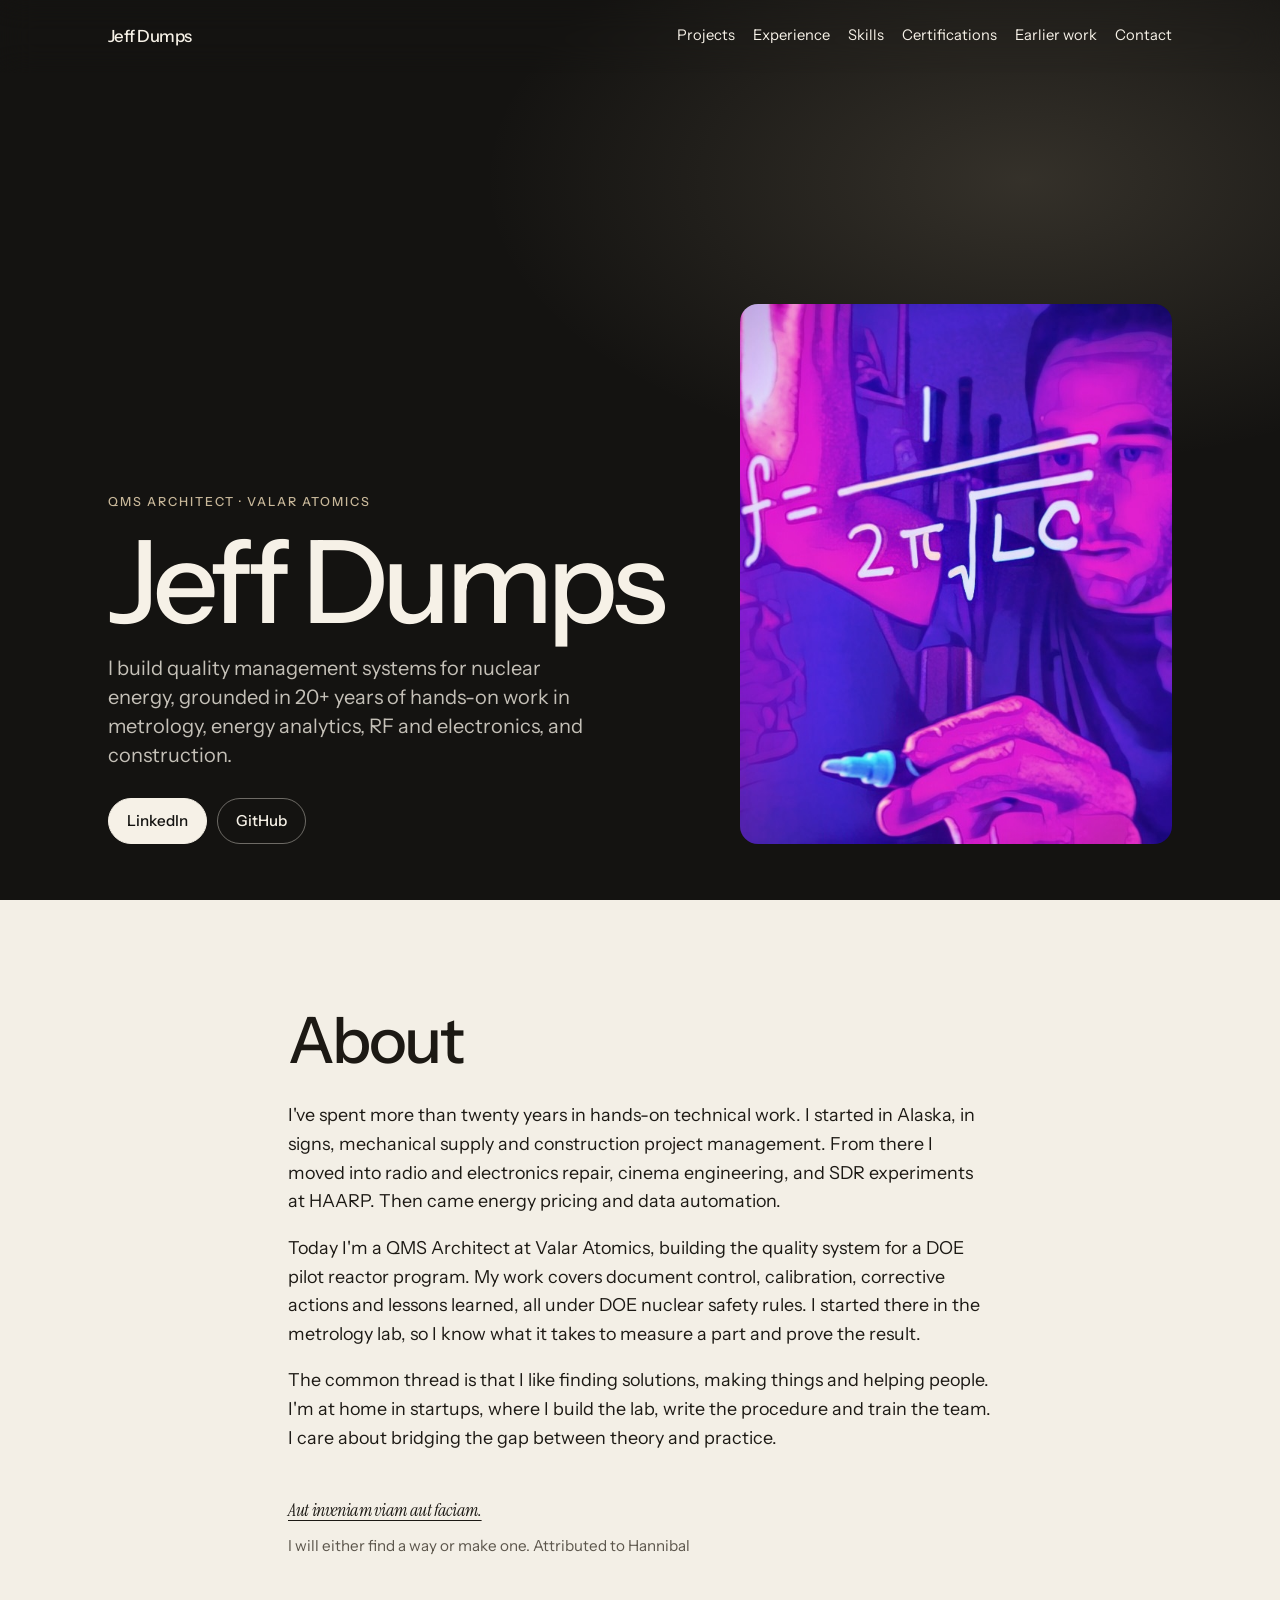
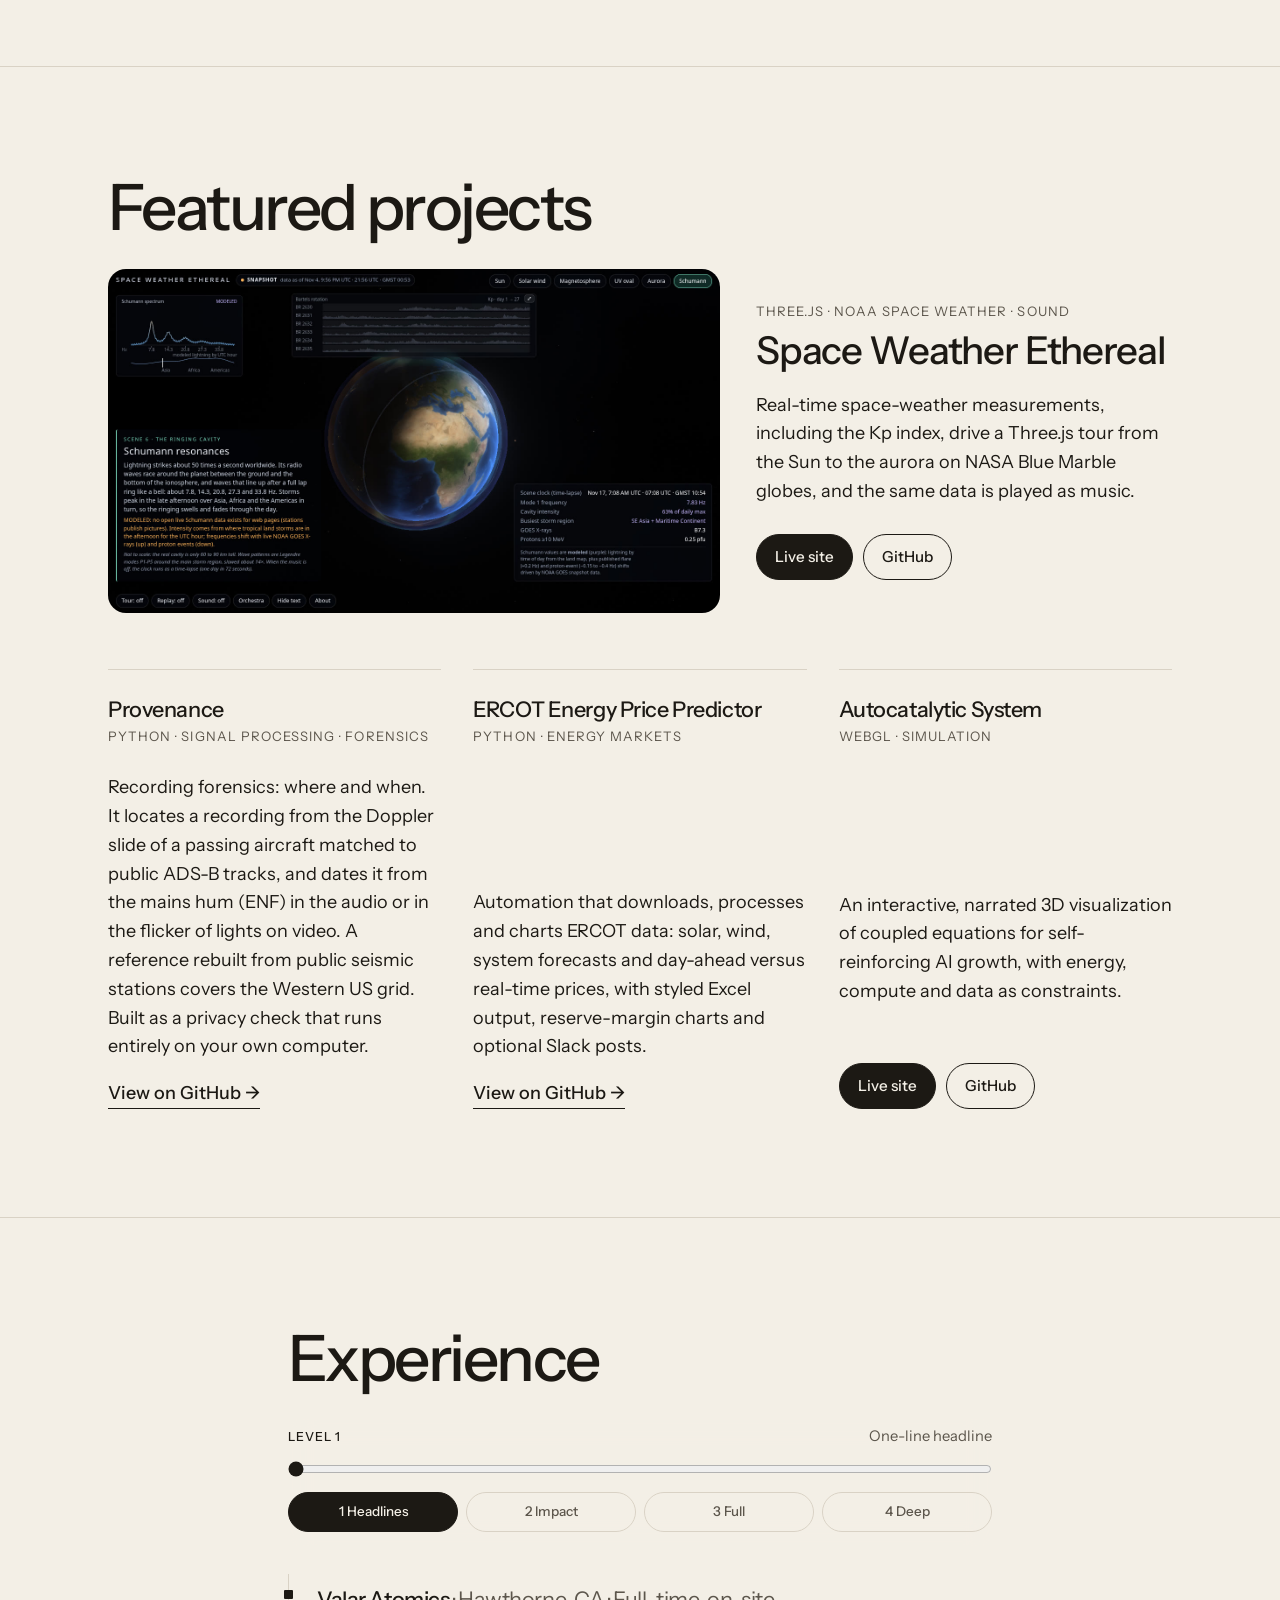
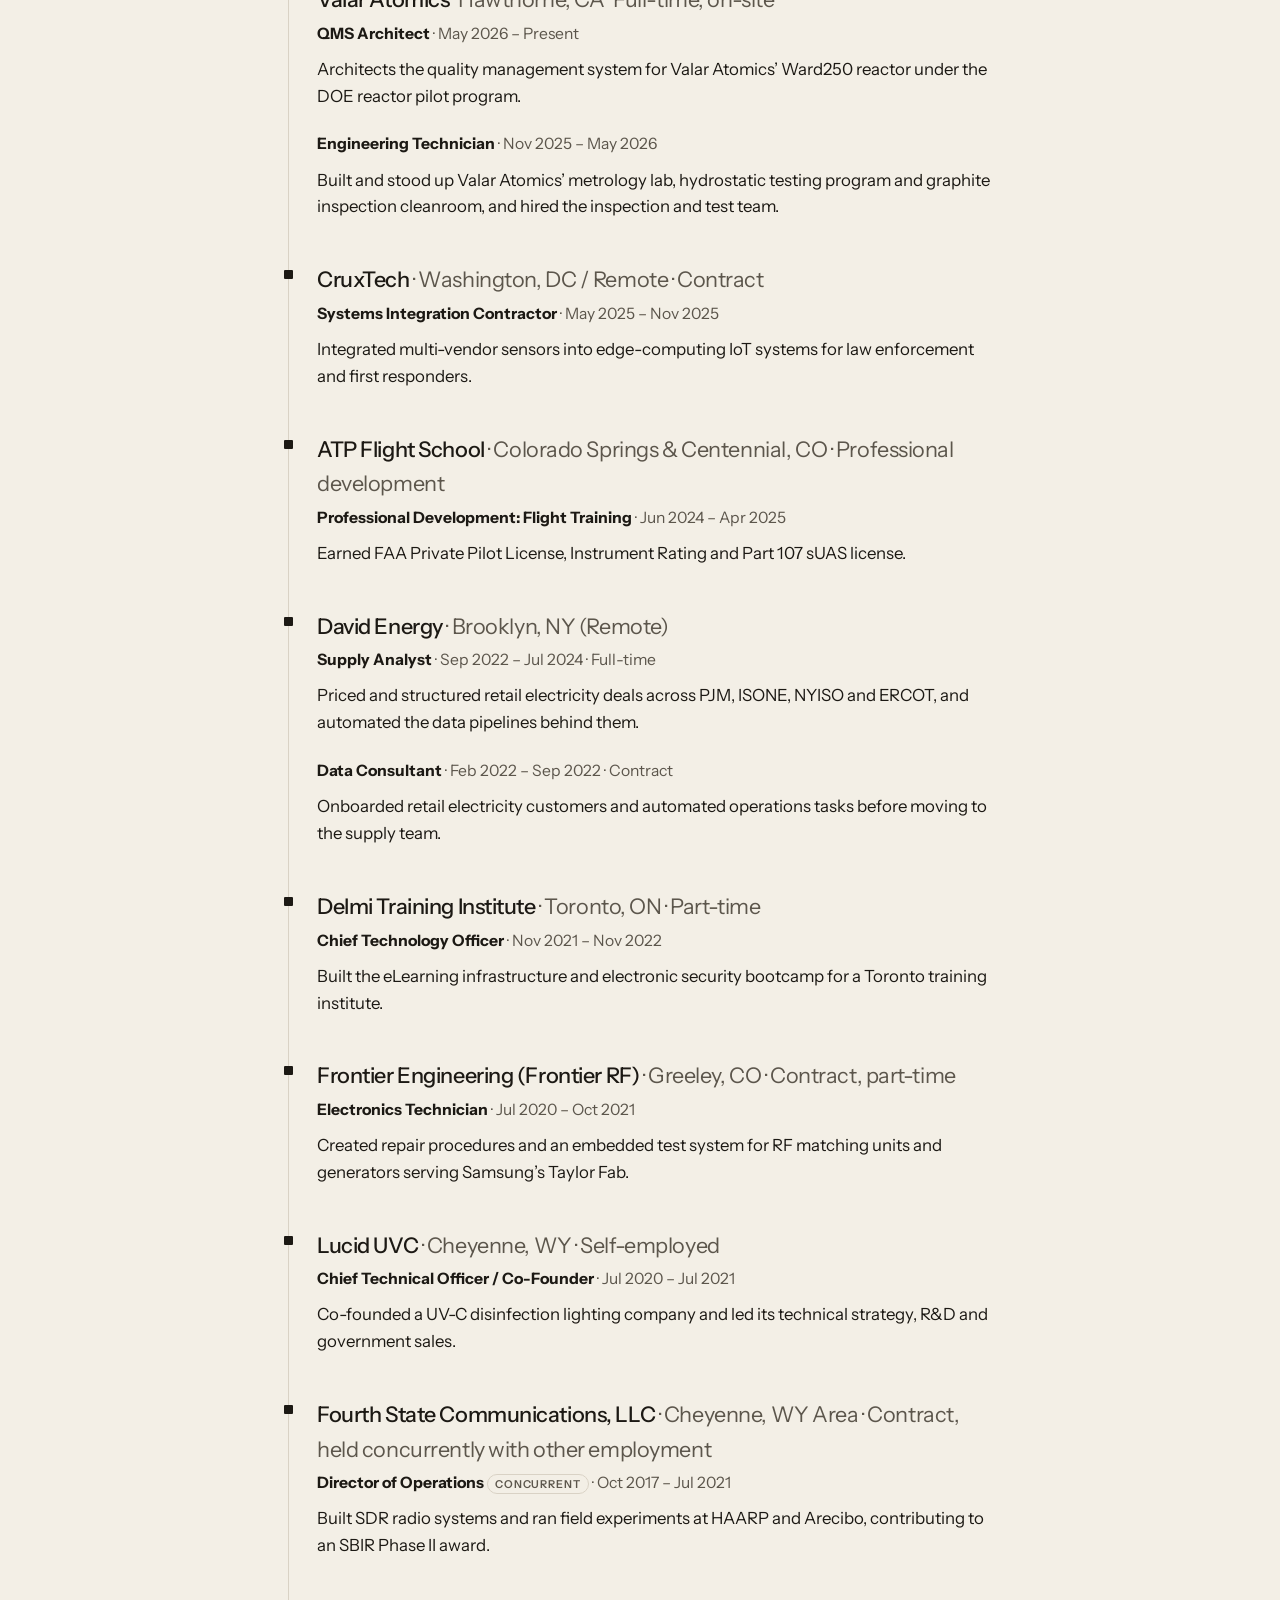
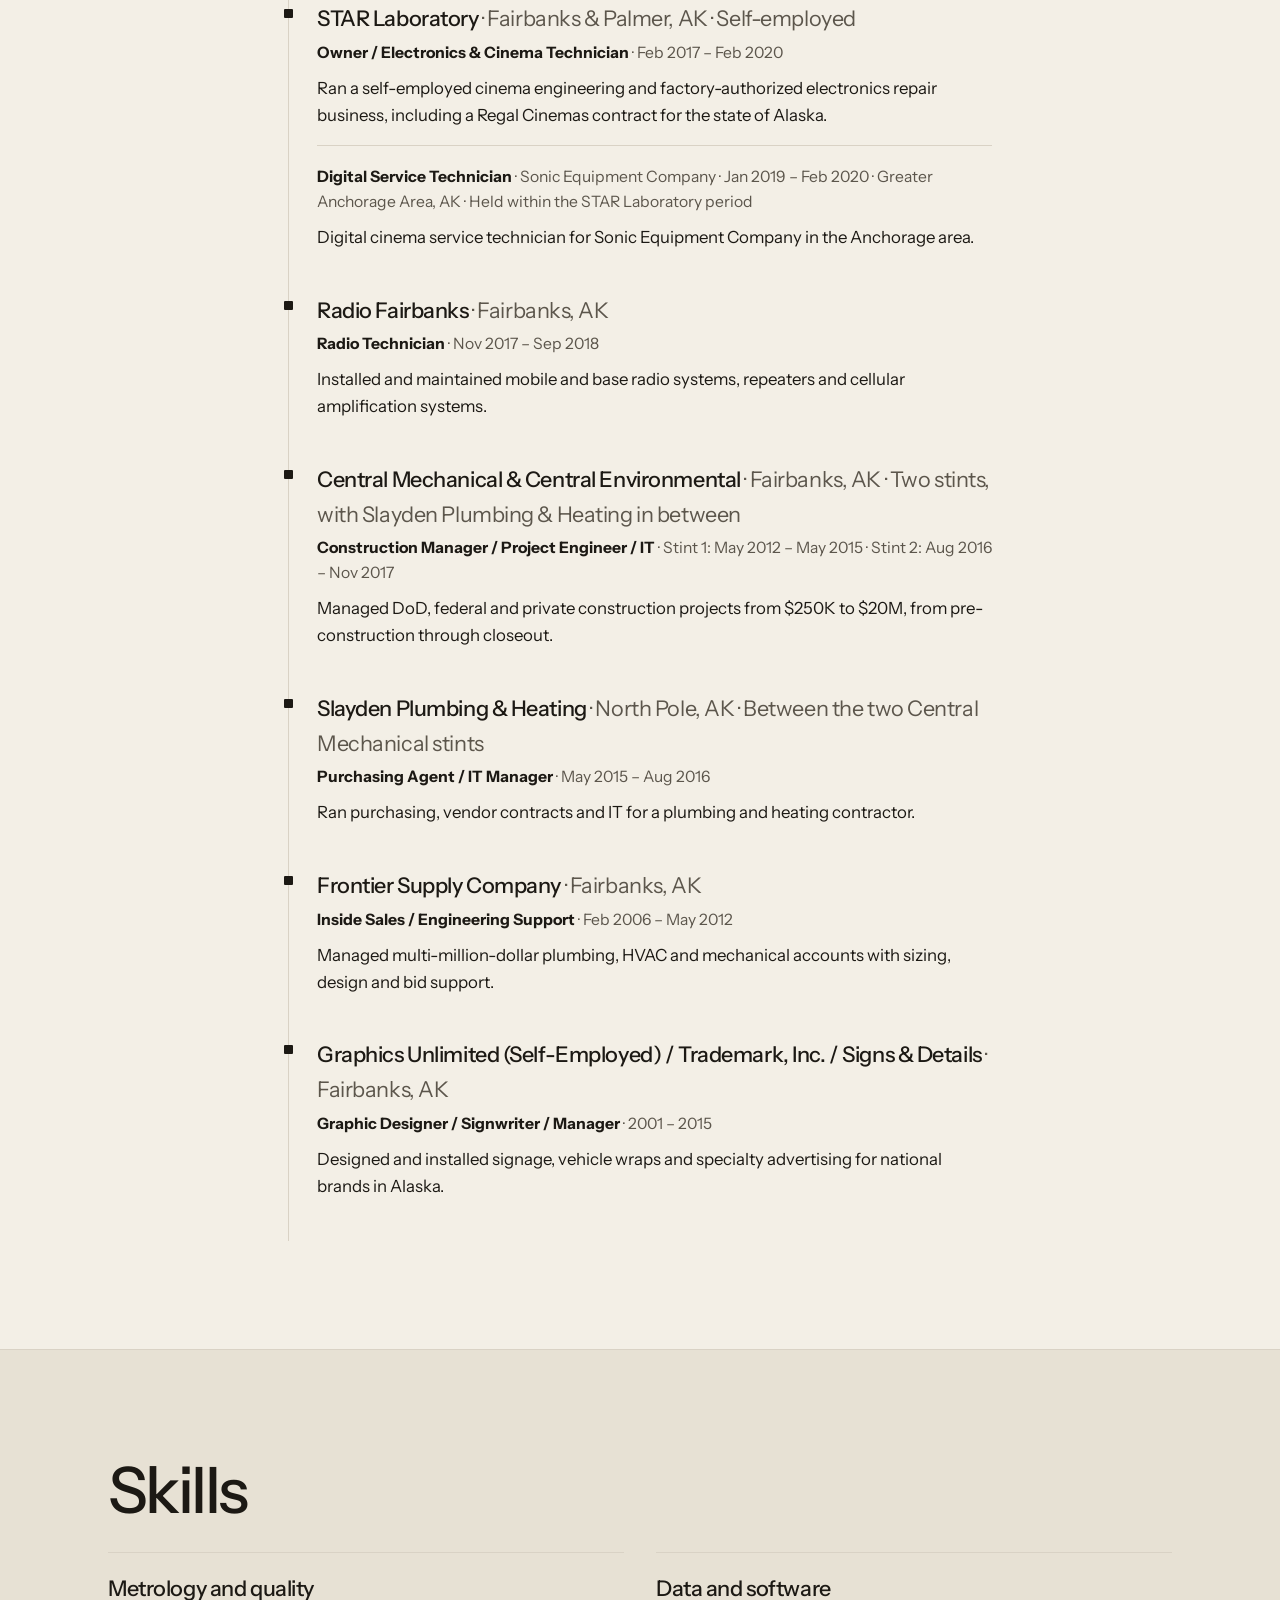
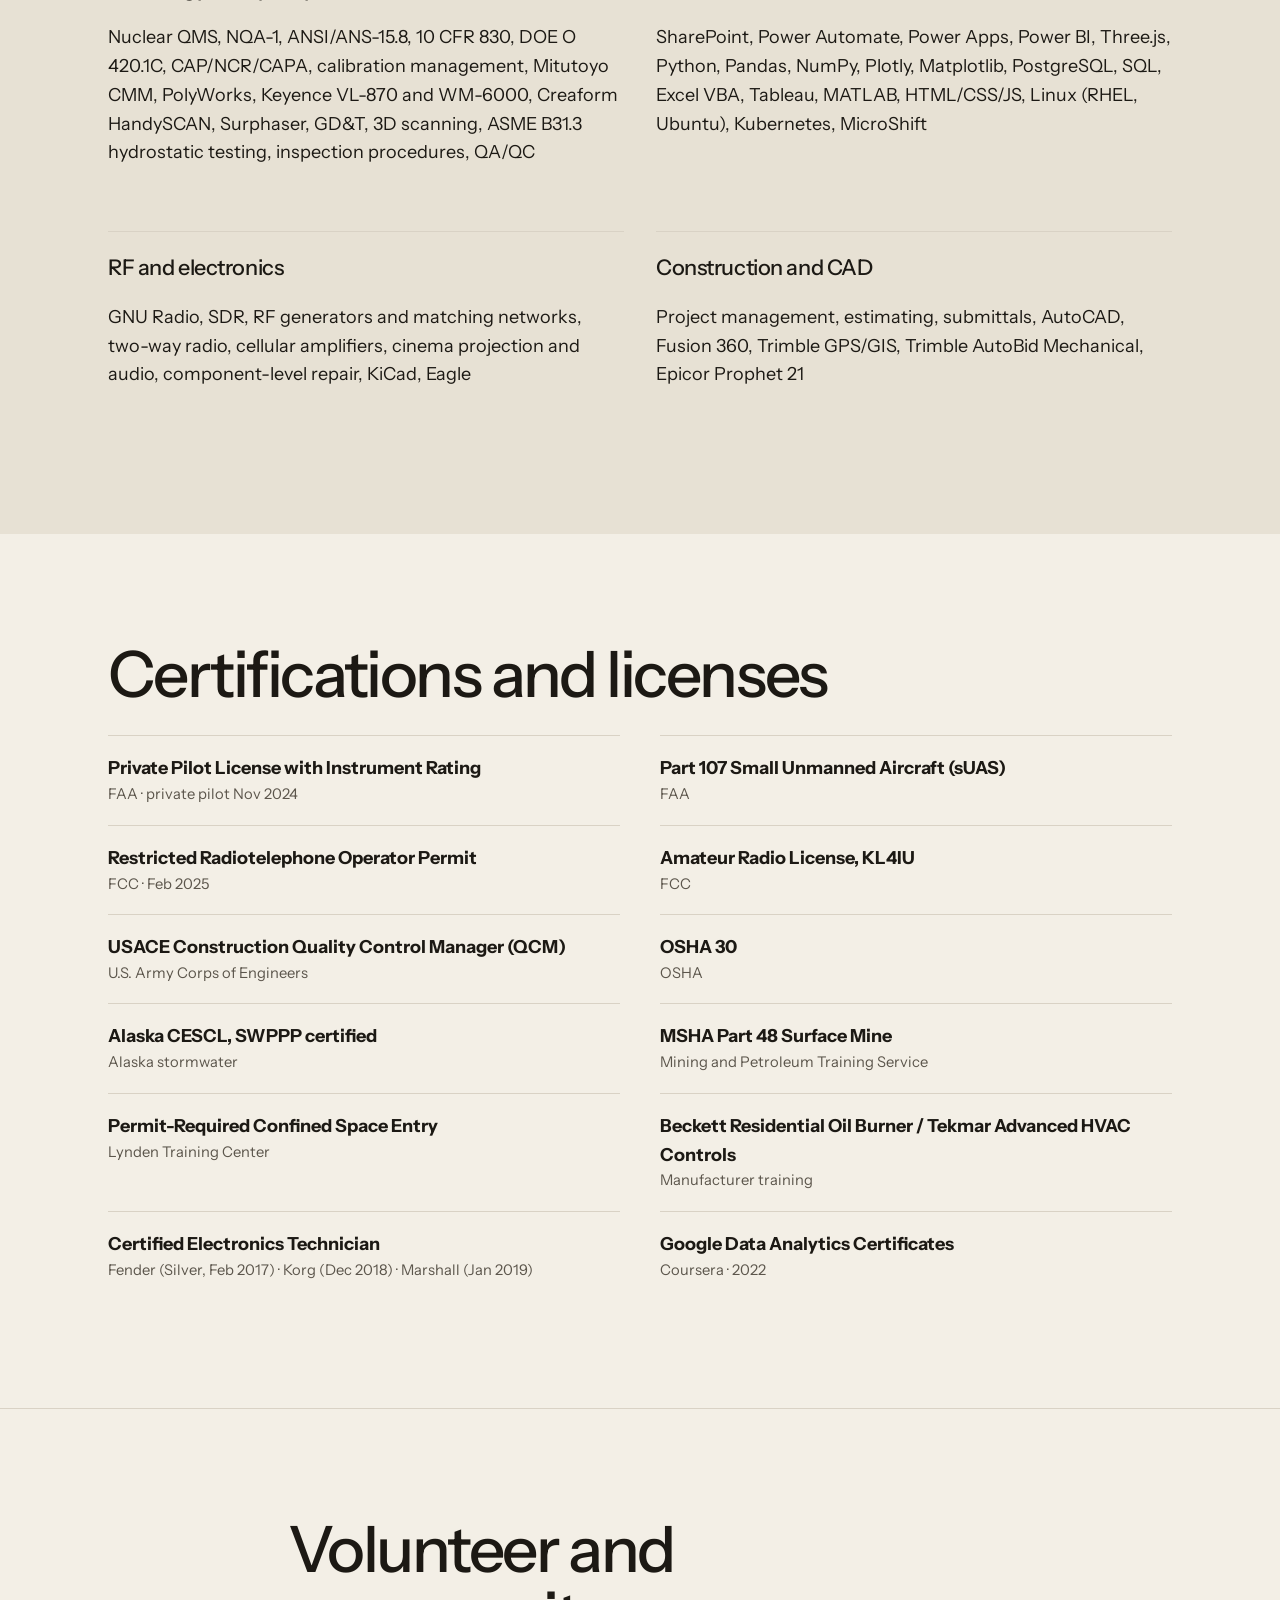
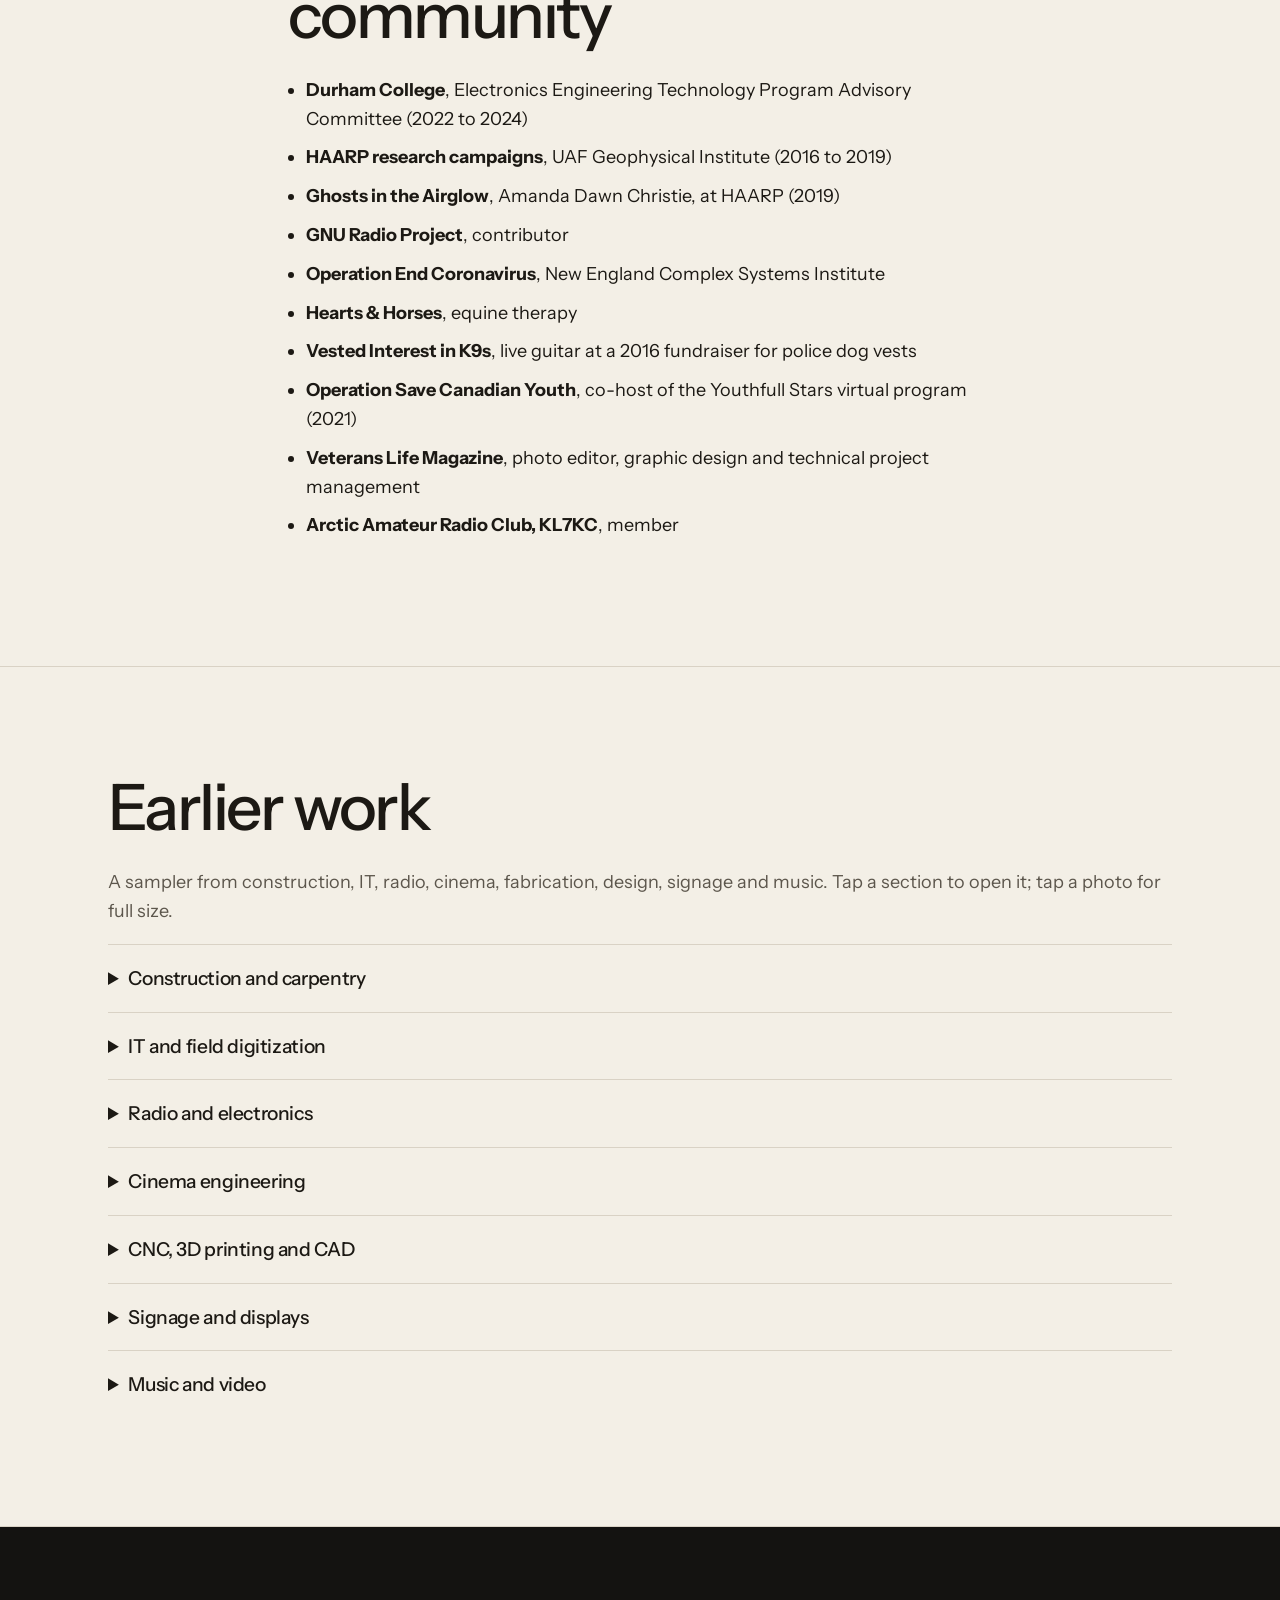
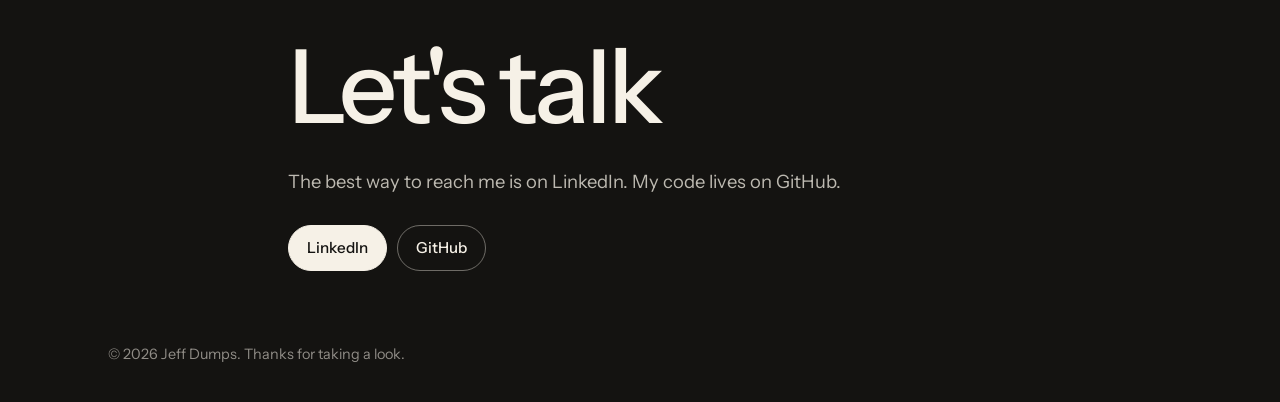
<file: slider.html>
<!doctype html>
<html lang="en">
<head>
<meta charset="utf-8">
<meta name="viewport" content="width=device-width,initial-scale=1">
<title>Experience · Jeff Dumps</title>
<link rel="canonical" href="index.html#experience">
<meta http-equiv="refresh" content="0; url=index.html#experience">
<script>
  var params = new URLSearchParams(location.search);
  var level = params.get("level");
  var next = "index.html";
  if (level) next += "?level=" + encodeURIComponent(level);
  next += "#experience";
  location.replace(next);
</script>
</head>
<body>
<p>The detail slider now lives in the <a id="go" href="index.html#experience">Experience</a> section.</p>
<script>
  var link = document.getElementById("go");
  var level = new URLSearchParams(location.search).get("level");
  if (level) link.href = "index.html?level=" + encodeURIComponent(level) + "#experience";
</script>
</body>
</html>
</file>
<file: style.css>
:root {
  --paper: #f3efe6;
  --paper-2: #e7e1d4;
  --ink: #1c1914;
  --muted: #5c564c;
  --line: #d9d2c5;
  --sand: #c8b89a;
  --night: #141311;
  --night-text: #f6f1e7;
  --nav-h: 72px;
  color-scheme: light;
}
* { box-sizing: border-box; }
html { scroll-behavior: smooth; }
body {
  margin: 0;
  font: 400 18px/1.6 "Instrument Sans", "Segoe UI", sans-serif;
  background: var(--paper);
  color: var(--ink);
}
img { max-width: 100%; height: auto; }
a { color: inherit; }
a:focus-visible, button:focus-visible, input:focus-visible, summary:focus-visible {
  outline: 3px solid #9a6b2f;
  outline-offset: 3px;
}
.skip {
  position: absolute; left: 12px; top: 12px; z-index: 30;
  transform: translateY(-140%);
  background: var(--paper); color: var(--ink); padding: 8px 12px;
}
.skip:focus { transform: none; }
.wrap { max-width: 1120px; margin: 0 auto; padding: 0 28px; }
.narrow { max-width: 760px; }
.sr-only {
  position: absolute; width: 1px; height: 1px; padding: 0; margin: -1px;
  overflow: hidden; clip: rect(0, 0, 0, 0); white-space: nowrap; border: 0;
}

.nav {
  position: fixed; inset: 0 0 auto 0; z-index: 20;
  background: color-mix(in srgb, var(--paper) 92%, transparent);
  backdrop-filter: blur(16px);
  border-bottom: 1px solid var(--line);
  transition: background .3s ease, border-color .3s ease, color .3s ease;
}
.nav .wrap {
  display: flex; align-items: center; justify-content: space-between;
  gap: 20px; min-height: 72px; height: auto; padding-top: 10px; padding-bottom: 10px;
}
.brand {
  font-weight: 500; letter-spacing: -0.03em; text-decoration: none;
  color: var(--ink); font-size: 1.05rem; white-space: nowrap;
}
nav { display: flex; flex-wrap: wrap; gap: 8px 18px; min-width: 0; }
nav a {
  position: relative; text-decoration: none; color: var(--muted);
  font-size: 0.92rem; white-space: nowrap;
}
nav a::after {
  content: ""; position: absolute; left: 0; bottom: -3px; height: 1px; width: 0;
  background: currentColor; transition: width .25s ease;
}
nav a:hover { color: var(--ink); }
nav a:hover::after { width: 100%; }
html.at-top .nav { background: transparent; border-bottom-color: transparent; }
html.at-top .brand, html.at-top nav a { color: var(--night-text); }
html.at-top nav a:hover { color: #fff; }

section { padding: 108px 0; border-bottom: 1px solid var(--line); scroll-margin-top: var(--nav-h); }
h2 {
  font-size: clamp(2.5rem, 5vw, 4.2rem); font-weight: 500; letter-spacing: -0.04em;
  line-height: 1.02; margin: 0 0 28px;
}
h3 { font-weight: 500; letter-spacing: -0.02em; }

.hero {
  min-height: 100vh; min-height: 100dvh;
  display: flex; align-items: flex-end;
  padding: calc(var(--nav-h) + 36px) 0 56px;
  background:
    radial-gradient(900px 480px at 80% 20%, rgba(200, 184, 154, .18), transparent 60%),
    var(--night);
  color: var(--night-text);
  border-bottom: 0;
}
.hero-grid {
  display: grid; grid-template-columns: minmax(0, 1.15fr) minmax(260px, .85fr);
  gap: 48px; align-items: end; width: 100%;
}
.eyebrow {
  margin: 0 0 18px; color: var(--sand); font-size: .78rem; font-weight: 500;
  letter-spacing: .16em; text-transform: uppercase;
}
.hero h1 {
  margin: 0; font-size: clamp(4.2rem, 9vw, 8rem); line-height: .9;
  letter-spacing: -0.05em; font-weight: 500;
}
.lead { font-size: 1.25rem; line-height: 1.45; color: rgba(246, 241, 231, .78); max-width: 38ch; }
.cta { display: flex; flex-wrap: wrap; gap: 10px; margin: 28px 0 0; }
.btn {
  display: inline-flex; align-items: center; justify-content: center;
  min-height: 46px; padding: 0 18px; border-radius: 999px;
  background: var(--ink); color: var(--paper); border: 1px solid var(--ink);
  text-decoration: none; font-weight: 500; font-size: .95rem;
}
.btn.ghost { background: transparent; color: var(--ink); }
.hero .btn { background: var(--night-text); color: var(--night); border-color: var(--night-text); }
.hero .btn.ghost { background: transparent; color: var(--night-text); border-color: rgba(246, 241, 231, .4); }
.hero .btn:hover { transform: translateY(-1px); }
.portrait-frame { margin: 0; }
.portrait {
  width: 100%; aspect-ratio: 4 / 5; object-fit: cover; display: block;
  border-radius: 18px; filter: saturate(.9);
}
.hero-copy > * { animation: lift .8s ease both; }
.hero-copy > *:nth-child(2) { animation-delay: .08s; }
.hero-copy > *:nth-child(3) { animation-delay: .16s; }
.hero-copy > *:nth-child(4) { animation-delay: .24s; }
@keyframes lift { from { opacity: 0; transform: translateY(14px); } to { opacity: 1; transform: none; } }

#about p { font-size: 1.12rem; }
blockquote {
  margin: 48px 0 0; padding: 0; border: 0; background: none;
}
blockquote p {
  margin: 0; font-family: "Instrument Serif", Georgia, serif; font-weight: 400;
  font-size: clamp(1.8rem, 3vw, 2.6rem); line-height: 1.2; letter-spacing: -0.02em;
}
blockquote a { text-decoration-thickness: 1px; text-underline-offset: 4px; }
blockquote footer { margin-top: 12px; color: var(--muted); font-size: .95rem; font-family: "Instrument Sans", sans-serif; }

.feature-project {
  display: grid; grid-template-columns: 1.25fr .85fr; gap: 36px; align-items: center;
  margin: 12px 0 56px;
}
.feature-shot { overflow: hidden; border-radius: 18px; background: var(--night); }
.feature-project img {
  width: 100%; aspect-ratio: 16 / 9; object-fit: cover; object-position: center;
  display: block;
}
.feature-project h3 { margin: 0 0 10px; font-size: clamp(1.8rem, 3vw, 2.6rem); letter-spacing: -0.03em; line-height: 1.1; }
.feature-project .tag, .card .tag { color: var(--muted); font-size: .82rem; letter-spacing: .08em; text-transform: uppercase; margin: 0 0 8px; }
.cards { display: grid; grid-template-columns: 1fr 1fr; gap: 28px 32px; }
#projects .cards { grid-template-columns: repeat(3, minmax(0, 1fr)); }
.card { display: flex; flex-direction: column; padding: 22px 0 0; border-top: 1px solid var(--line); }
.card h3 { margin: 0; font-size: 1.35rem; }
.card p { flex: 1; }
.card .cta { flex: 0 0 auto; margin-top: 16px; }
.card a:not(.btn) { font-weight: 500; text-decoration: none; border-bottom: 1px solid var(--ink); align-self: flex-start; }
.card a:not(.btn):hover { border-bottom-color: transparent; }
@media (prefers-reduced-motion: no-preference) {
  .feature-project img { transition: transform .7s ease; }
  .feature-project:hover img { transform: scale(1.03); }
}

.detail {
  position: sticky; top: var(--nav-h); z-index: 8;
  margin: 0 0 28px; padding: 8px 0 14px;
  background: color-mix(in srgb, var(--paper) 92%, transparent);
  backdrop-filter: blur(12px);
}
.detail-top { display: flex; justify-content: space-between; gap: 16px; align-items: baseline; }
.detail-kicker, .detail-name { margin: 0; }
.detail-kicker { flex: none; font-weight: 500; letter-spacing: .08em; text-transform: uppercase; font-size: .78rem; }
.detail-name { flex: 1; min-width: 0; text-align: right; color: var(--muted); font-size: .92rem; line-height: 1.35; }
.detail input[type="range"] { width: 100%; accent-color: var(--ink); height: 28px; margin: 8px 0; }
.level-ticks { display: grid; grid-template-columns: repeat(4, minmax(0, 1fr)); gap: 8px; }
.level-ticks button {
  cursor: pointer; font: inherit; font-size: .84rem; font-weight: 500;
  border: 1px solid var(--line); background: transparent; color: var(--muted);
  border-radius: 999px; min-height: 40px; padding: 8px 6px;
}
.level-ticks button[aria-checked="true"] { background: var(--ink); color: var(--paper); border-color: var(--ink); }

.timeline { list-style: none; padding: 8px 0 0; margin: 0; border-left: 1px solid var(--line); }
.timeline > li { position: relative; padding: 0 0 42px 28px; }
.timeline > li::before {
  content: ""; position: absolute; left: -5px; top: 8px; width: 9px; height: 9px;
  background: var(--ink); border-radius: 1px;
}
.timeline h3 { margin: 0; font-size: 1.35rem; }
.timeline h3 span { font-weight: 400; color: var(--muted); }
.when { color: var(--muted); margin: 4px 0 8px; font-size: .98rem; }
.timeline .when strong { color: var(--ink); }
.role + .role { margin-top: 22px; }
.role { scroll-margin-top: calc(var(--nav-h) + 140px); }
.role-line { margin: 10px 0 0; font-size: 1.05rem; }
.role-child { margin-top: 16px; padding-top: 14px; border-top: 1px solid var(--line); }
.timeline ul { margin: 0; padding-left: 1.15rem; color: var(--muted); }
.timeline ul li { padding: 0; margin: 0 0 6px; }
.timeline ul li::before { display: none; }
.timeline .deep h4 { margin: 14px 0 0; font-size: .95rem; }
.timeline .context { margin: 4px 0 0; color: var(--muted); }
.timeline .alts { margin: 8px 0 0; color: var(--muted); font-size: .92rem; }
.timeline .alts span { font-weight: 600; color: var(--ink); margin-right: 6px; }
.timeline ul.chips { display: flex; flex-wrap: wrap; gap: 6px; list-style: none; padding: 0; margin: 8px 0 0; }
.timeline ul.chips li {
  background: var(--paper-2); color: var(--ink); border-radius: 999px;
  padding: 4px 10px; margin: 0; font-size: .86rem; line-height: 1.4;
}
.timeline ul.chips a { font-weight: 500; text-decoration: none; }
.timeline .loading { color: var(--muted); }
.tag-c {
  font-style: normal; font-size: .68rem; font-weight: 600; letter-spacing: .08em;
  text-transform: uppercase; border: 1px solid var(--line); padding: 2px 7px; border-radius: 999px;
  vertical-align: middle;
}
.reveal { display: grid; grid-template-rows: 0fr; opacity: 0; transform: translateY(-4px); }
.reveal-inner { overflow: hidden; min-height: 0; }
html.is-settled .reveal { transition: grid-template-rows .45s ease, opacity .35s ease, transform .45s ease; }
html[data-level="2"] .from-2,
html[data-level="3"] .from-2,
html[data-level="4"] .from-2,
html[data-level="3"] .from-3,
html[data-level="4"] .from-3,
html[data-level="4"] .from-4 { grid-template-rows: 1fr; opacity: 1; transform: none; }

#skills { background: var(--paper-2); border-bottom-color: transparent; }
#skills .card, #certs .grid-list li {
  background: transparent; border: 0; border-top: 1px solid var(--line); border-radius: 0; padding: 18px 0;
}
.grid-list { list-style: none; padding: 0; margin: 0; display: grid; grid-template-columns: 1fr 1fr; gap: 0 40px; }
.grid-list span { display: block; color: var(--muted); font-size: .92rem; }
.plain { padding-left: 1.1rem; }
.plain li { margin: 0 0 10px; }
.sub { color: var(--muted); }
.era { border-top: 1px solid var(--line); margin: 0; padding: 0; background: none; border-radius: 0; border-left: 0; border-right: 0; border-bottom: 0; }
.era summary { cursor: pointer; font-weight: 500; font-size: 1.2rem; padding: 18px 0; letter-spacing: -0.02em; }
.item h4 { margin: 8px 0 4px; font-size: 1.05rem; }
.item p { margin: 0 0 10px; color: var(--muted); }
.gallery { display: grid; grid-template-columns: repeat(auto-fill, minmax(140px, 1fr)); gap: 8px; margin: 0 0 18px; }
.gallery img { width: 100%; height: 110px; object-fit: cover; border-radius: 8px; display: block; }
.media { padding-bottom: 16px; }
.links { display: flex; flex-wrap: wrap; gap: 8px 18px; padding-left: 18px; }
.early { margin-top: 8px; }
.early-list { color: var(--muted); }
.contracts { color: var(--muted); font-size: .92rem; }

#contact {
  background: var(--night); color: var(--night-text); border-bottom: 0;
  padding-bottom: 72px;
}
#contact h2 { font-size: clamp(3.2rem, 8vw, 6.4rem); max-width: 10ch; }
#contact p { color: rgba(246, 241, 231, .75); font-size: 1.15rem; }
#contact .btn { background: var(--night-text); color: var(--night); border-color: var(--night-text); }
#contact .btn.ghost { background: transparent; color: var(--night-text); border-color: rgba(246, 241, 231, .4); }
.foot { background: var(--night); color: rgba(246, 241, 231, .55); padding: 0 0 36px; font-size: .9rem; }

html.js .rise { opacity: 0; transform: translateY(18px); }
html.js .rise.is-in { opacity: 1; transform: none; transition: opacity .7s ease, transform .7s ease; }

@media (prefers-reduced-motion: reduce) {
  html { scroll-behavior: auto; }
  .hero-copy > *, html.js .rise, html.is-settled .reveal { animation: none; transition: none; opacity: 1; transform: none; }
  .feature-project img { transition: none; }
}
@media (max-width: 800px) {
  .wrap { padding: 0 20px; }
  section { padding: 72px 0; }
  .hero { align-items: center; padding-top: calc(var(--nav-h) + 28px); }
  .hero-grid, .feature-project, .cards, #projects .cards, .grid-list { grid-template-columns: 1fr; }
  .portrait { aspect-ratio: 16 / 11; max-height: 320px; }
  .hero h1 { font-size: clamp(3.3rem, 16vw, 4.6rem); }
  .nav .wrap { align-items: flex-start; flex-direction: column; gap: 4px; }
  nav { width: 100%; column-gap: 14px; row-gap: 2px; }
  .detail-top { flex-direction: column; align-items: flex-start; gap: 2px; }
  .detail-name { text-align: left; }
  .level-ticks button { font-size: .75rem; padding: 8px 2px; }
}
@media print {
  .nav, .detail { display: none; }
  .hero { min-height: 0; background: #fff; color: #000; }
  .reveal { grid-template-rows: 1fr; opacity: 1; transform: none; }
  #contact, .foot { background: #fff; color: #000; }
}
</file>
